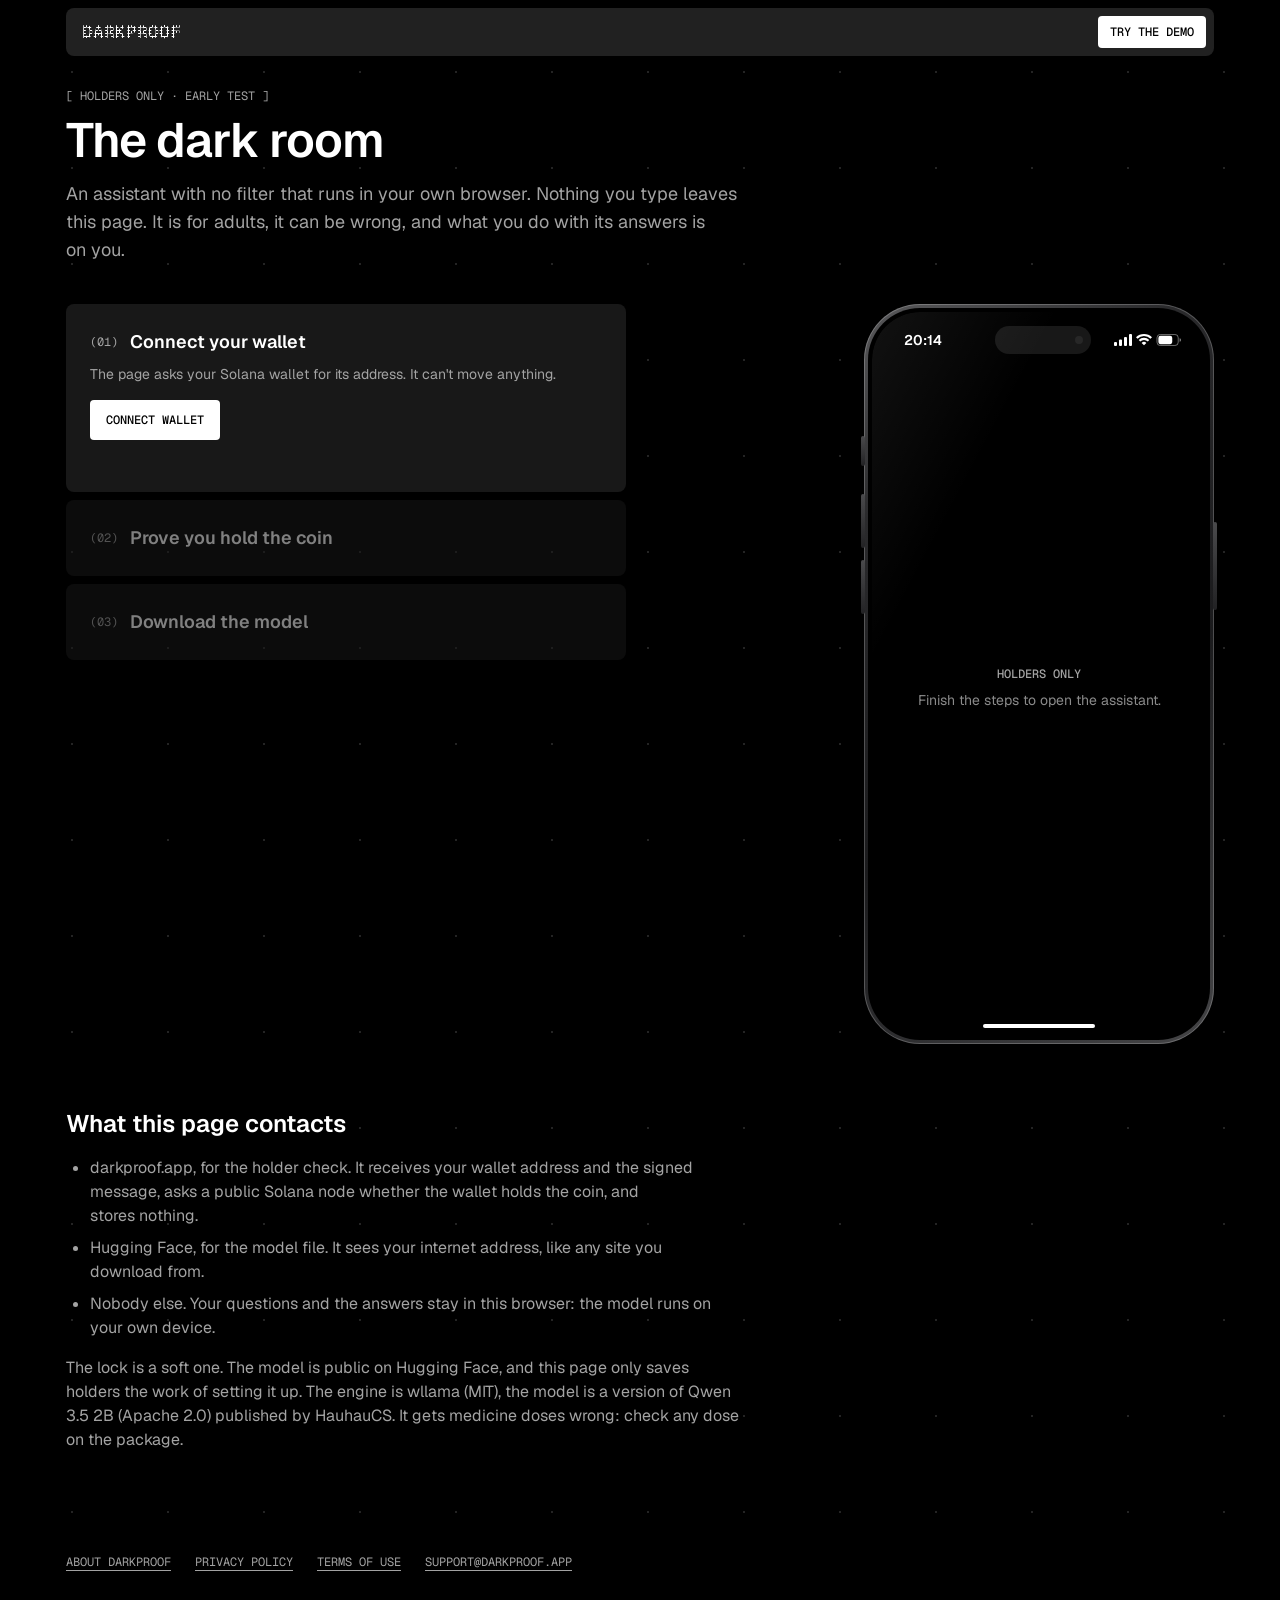
<file: site/darkroom.html>
<!doctype html>
<html lang="en">
<head>
<meta charset="utf-8">
<meta name="viewport" content="width=device-width, initial-scale=1">
<!-- This page may run WebAssembly (the AI engine, served from this site) and may reach three places: this site (the
     holder check), huggingface.co and its file servers under hf.co (the model). Nothing typed here is sent anywhere. -->
<meta http-equiv="Content-Security-Policy" content="default-src 'none'; script-src 'self' 'wasm-unsafe-eval'; worker-src 'self' blob:; style-src 'self'; img-src 'self'; font-src 'self'; connect-src 'self' https://huggingface.co https://*.hf.co; base-uri 'none'; form-action 'none'">
<meta name="referrer" content="no-referrer">
<meta name="robots" content="noindex">
<title>The dark room | DarkProof</title>
<meta name="description" content="For holders: an assistant with no filter that runs in your own browser.">
<link rel="icon" href="favicon-dark.png?v=3" type="image/png" sizes="96x96" media="(prefers-color-scheme: dark)">
<link rel="icon" href="favicon.png?v=3" type="image/png" sizes="96x96" media="(prefers-color-scheme: light)">
<link rel="icon" href="favicon.svg?v=3" type="image/svg+xml" media="(prefers-color-scheme: light)">
<link rel="apple-touch-icon" href="logo.png">
<link rel="stylesheet" href="style.css">
<link rel="stylesheet" href="demo.css">
<link rel="stylesheet" href="darkroom.css">
<script src="darkroom.js" defer></script>
</head>
<body>
<!-- Icons copied from the home page's sprite (Phosphor, MIT, and our own system icons). -->
<svg class="sprite" aria-hidden="true">
<symbol id="i-arrow-up-bold" viewBox="0 0 256 256"><path d="M208.49,120.49a12,12,0,0,1-17,0L140,69V216a12,12,0,0,1-24,0V69L64.49,120.49a12,12,0,0,1-17-17l72-72a12,12,0,0,1,17,0l72,72A12,12,0,0,1,208.49,120.49Z"/></symbol>
<symbol id="i-arrow-counter-clockwise-bold" viewBox="0 0 256 256"><path d="M228,128a100,100,0,0,1-98.66,100H128a99.39,99.39,0,0,1-68.62-27.29,12,12,0,0,1,16.48-17.45,76,76,0,1,0-1.57-109c-.13.13-.25.25-.39.37L54.89,92H72a12,12,0,0,1,0,24H24a12,12,0,0,1-12-12V56a12,12,0,0,1,24,0V76.72L57.48,57.06A100,100,0,0,1,228,128Z"/></symbol>
<symbol id="i-check-bold" viewBox="0 0 256 256"><path d="M232.49,80.49l-128,128a12,12,0,0,1-17,0l-56-56a12,12,0,1,1,17-17L96,183,215.51,63.51a12,12,0,0,1,17,17Z"/></symbol>
<symbol id="i-sys-signal" viewBox="0 0 18 12"><rect y="8" width="3" height="4" rx="1"/><rect x="5" y="5.5" width="3" height="6.5" rx="1"/><rect x="10" y="3" width="3" height="9" rx="1"/><rect x="15" width="3" height="12" rx="1"/></symbol>
<symbol id="i-sys-wifi" viewBox="0 0 16 12"><path d="M0.01 3.31A11.3 11.3 0 0 1 15.99 3.31L14.505 4.795A9.2 9.2 0 0 0 1.495 4.795Z"/><path d="M2.697 5.997A7.5 7.5 0 0 1 13.303 5.997L11.818 7.482A5.4 5.4 0 0 0 4.182 7.482Z"/><path d="M8 11.3L5.596 8.896A3.4 3.4 0 0 1 10.404 8.896Z"/></symbol>
<symbol id="i-sys-battery-75" viewBox="0 0 27 13"><rect x="0.5" y="0.5" width="23" height="12" rx="3.6" fill="none" stroke="currentColor" stroke-opacity="0.45"/><rect x="2" y="2" width="15" height="9" rx="2.2"/><path d="M25 4.5C26.2 4.9 26.5 5.8 26.5 6.5C26.5 7.2 26.2 8.1 25 8.5Z" fill-opacity="0.5"/></symbol>
</svg>
<a class="skip" href="#main">Skip to content</a>
<div class="wrap wide">
<header class="site">
  <a class="home" href="./"><span class="dots">DarkProof</span></a>
  <a class="act act-light act-sm" href="./#stage">Try the demo</a>
</header>

<main id="main">
  <section class="dr-head" aria-labelledby="title">
    <p class="label">[ Holders only · early test ]</p>
    <h1 id="title">The dark room</h1>
    <p class="lead">An assistant with no filter that runs in your own browser. Nothing you type leaves this page. It
    is for adults, it can be wrong, and what you do with its answers is on you.</p>
  </section>

  <section class="room" aria-label="Steps and assistant">
    <ol class="gate" id="gate">
      <li id="g-wallet" data-on="now">
        <div class="gate-top"><h2>Connect your wallet</h2><svg class="gate-tick" aria-hidden="true"><use href="#i-check-bold"></use></svg></div>
        <div class="gate-body">
          <p>The page asks your Solana wallet for its address. It can't move anything.</p>
          <div class="buttons"><button class="button primary" id="b-connect" type="button">Connect wallet</button></div>
          <p class="say" id="say-wallet" role="status" aria-live="polite"></p>
        </div>
      </li>
      <li id="g-proof" data-on="wait">
        <div class="gate-top"><h2>Prove you hold the coin</h2><svg class="gate-tick" aria-hidden="true"><use href="#i-check-bold"></use></svg></div>
        <div class="gate-body" hidden>
          <p>Your wallet signs a short message. It is not a transaction and costs nothing. darkproof.app checks the
          signature and whether the wallet holds any of the coin, then forgets it.</p>
          <div class="buttons"><button class="button primary" id="b-sign" type="button">Sign the message</button></div>
          <p class="say" id="say-proof" role="status" aria-live="polite"></p>
        </div>
      </li>
      <li id="g-model" data-on="wait">
        <div class="gate-top"><h2>Download the model</h2><svg class="gate-tick" aria-hidden="true"><use href="#i-check-bold"></use></svg></div>
        <div class="gate-body" hidden>
          <p>The model comes straight from Hugging Face and stays in this browser, so the next visit starts at once.</p>
          <div class="pick" id="pick">
            <button type="button" data-model="large"><b>Download the model</b><span class="why">Qwen 3.5 2B. Best on a computer; many phones can't hold it.</span><span class="sz">1.27 GB</span></button>
          </div>
          <div class="bar" id="bar" hidden><span></span></div>
          <p class="say" id="say-model" role="status" aria-live="polite"></p>
        </div>
      </li>
    </ol>

    <div class="room-phone">
      <div class="phone-slot" id="dr-slot">
        <div class="phone" role="group" aria-label="The DarkProof assistant on a simulated iPhone">
          <span class="hw hw-action" aria-hidden="true"></span><span class="hw hw-up" aria-hidden="true"></span><span class="hw hw-down" aria-hidden="true"></span><span class="hw hw-power" aria-hidden="true"></span>
          <div class="phone-screen">
            <div class="sb" aria-hidden="true"><span id="dr-time">9:41</span><span class="island"></span><span class="sb-icons"><svg class="ic ic-sys-signal"><use href="#i-sys-signal"></use></svg><svg class="ic ic-sys-wifi"><use href="#i-sys-wifi"></use></svg><svg class="ic ic-sys-battery-75"><use href="#i-sys-battery-75"></use></svg></span></div>
            <div class="app">
              <div class="dr-lock" id="dr-lock"><b>Holders only</b><span>Finish the steps to open the assistant.</span></div>
              <div class="scr ask" id="dr-ask" hidden>
                <div class="ask-top"><div><h2 class="p-title">Ask</h2><p class="p-sub">Runs in this browser, with no filter. It can be wrong: double-check anything important.</p></div>
                  <button class="round" id="dr-new" type="button" aria-label="New conversation" disabled><svg class="ic" aria-hidden="true"><use href="#i-arrow-counter-clockwise-bold"></use></svg></button></div>
                <div class="msgs" id="dr-msgs" aria-live="polite"></div>
                <div class="composer"><input id="dr-draft" type="text" autocomplete="off" enterkeyhint="send" maxlength="500" aria-label="Ask a question" placeholder="Ask a question"><button class="send" id="dr-send" type="button" aria-label="Send"><svg class="ic" aria-hidden="true"><use href="#i-arrow-up-bold"></use></svg></button></div>
              </div>
            </div>
            <span class="home-ind" aria-hidden="true"></span>
            <span class="glass" aria-hidden="true"></span>
          </div>
        </div>
      </div>
    </div>
  </section>

  <section class="tells" aria-labelledby="tells-title">
    <h2 id="tells-title">What this page contacts</h2>
    <ul>
      <li>darkproof.app, for the holder check. It receives your wallet address and the signed message, asks a public
      Solana node whether the wallet holds the coin, and stores nothing.</li>
      <li>Hugging Face, for the model file. It sees your internet address, like any site you download from.</li>
      <li>Nobody else. Your questions and the answers stay in this browser: the model runs on your own device.</li>
    </ul>
    <p class="dim">The lock is a soft one. The model is public on Hugging Face, and this page only saves holders the
    work of setting it up. The engine is wllama (MIT), the model is a version of Qwen 3.5 2B (Apache 2.0) published by
    HauhauCS. It gets medicine doses wrong: check any dose on the package.</p>
    <noscript><p class="dim">This page needs JavaScript: the assistant is a program that runs in your browser.</p></noscript>
  </section>
</main>

<footer class="site">
  <nav aria-label="Footer">
    <a href="./">About DarkProof</a>
    <a href="privacy.html">Privacy policy</a>
    <a href="terms.html">Terms of use</a>
    <a href="mailto:support@darkproof.app">support@darkproof.app</a>
  </nav>
</footer>
</div>
</body>
</html>
</file>
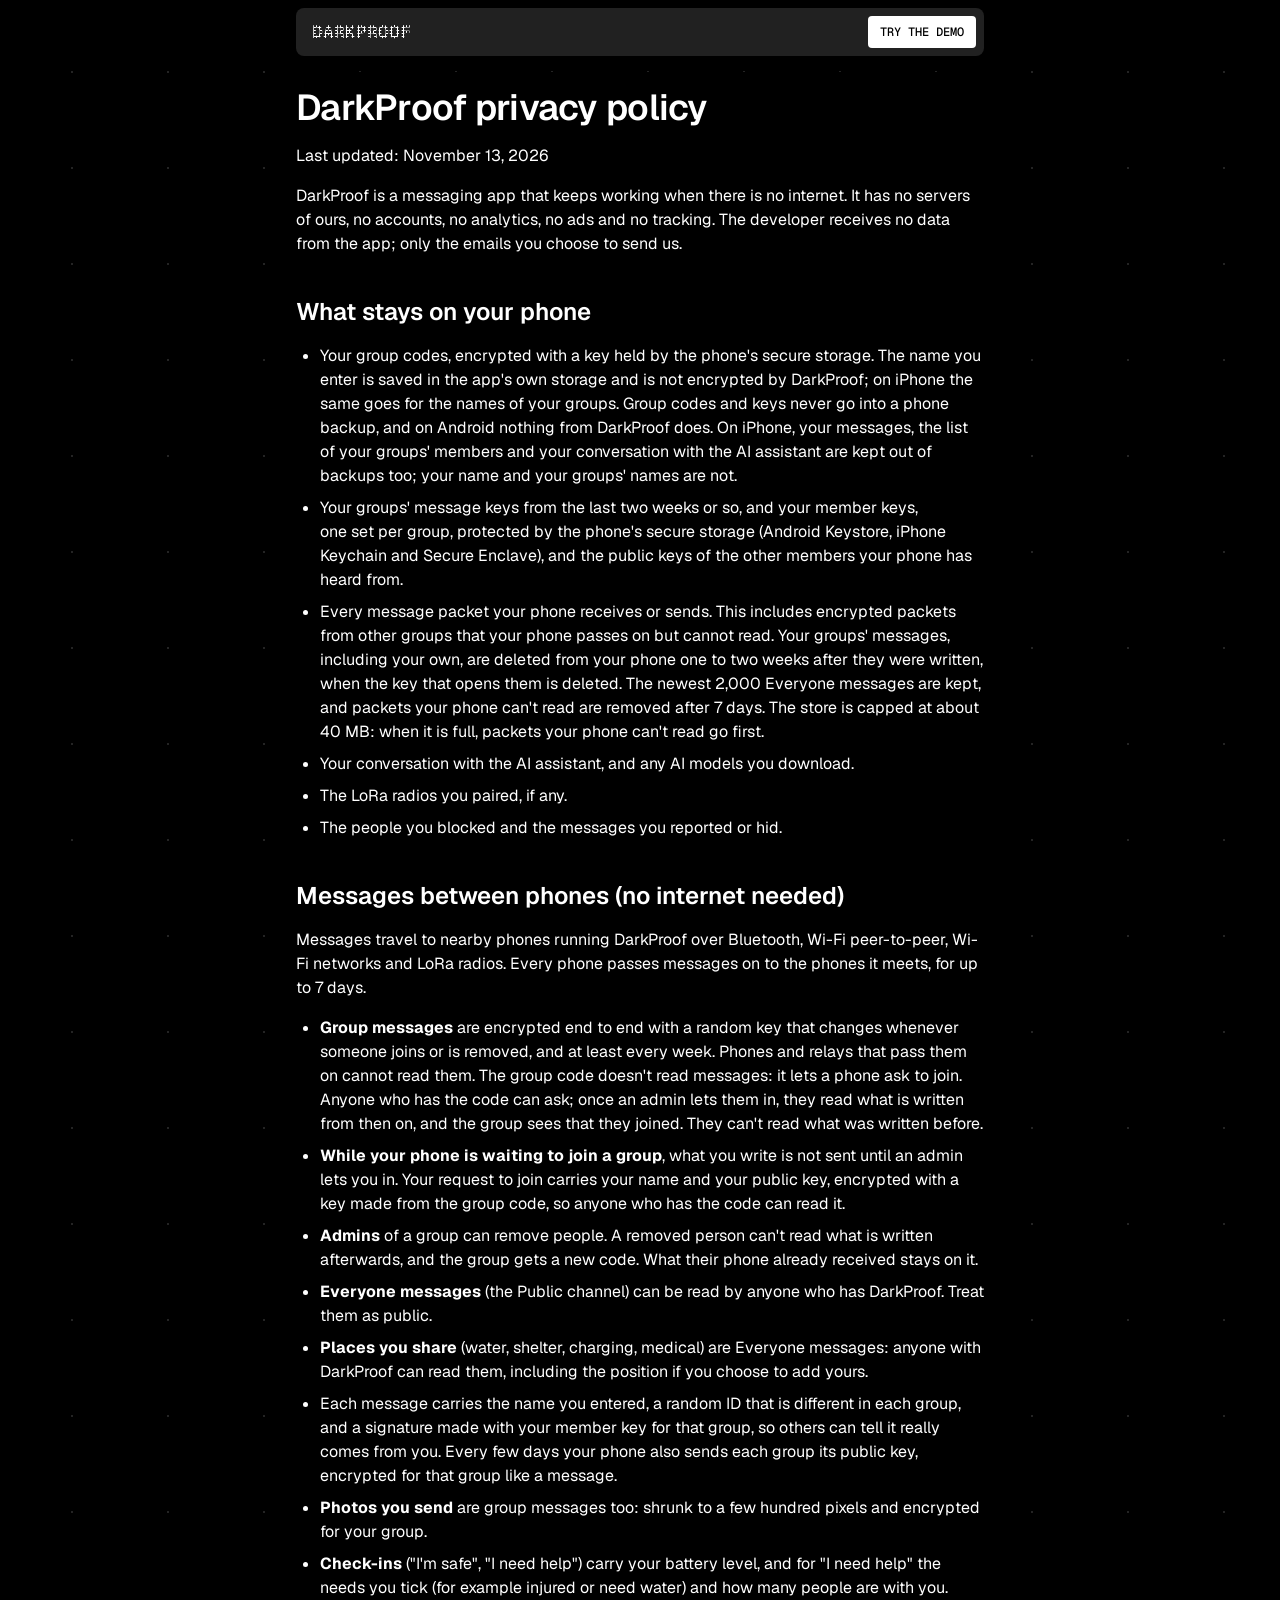
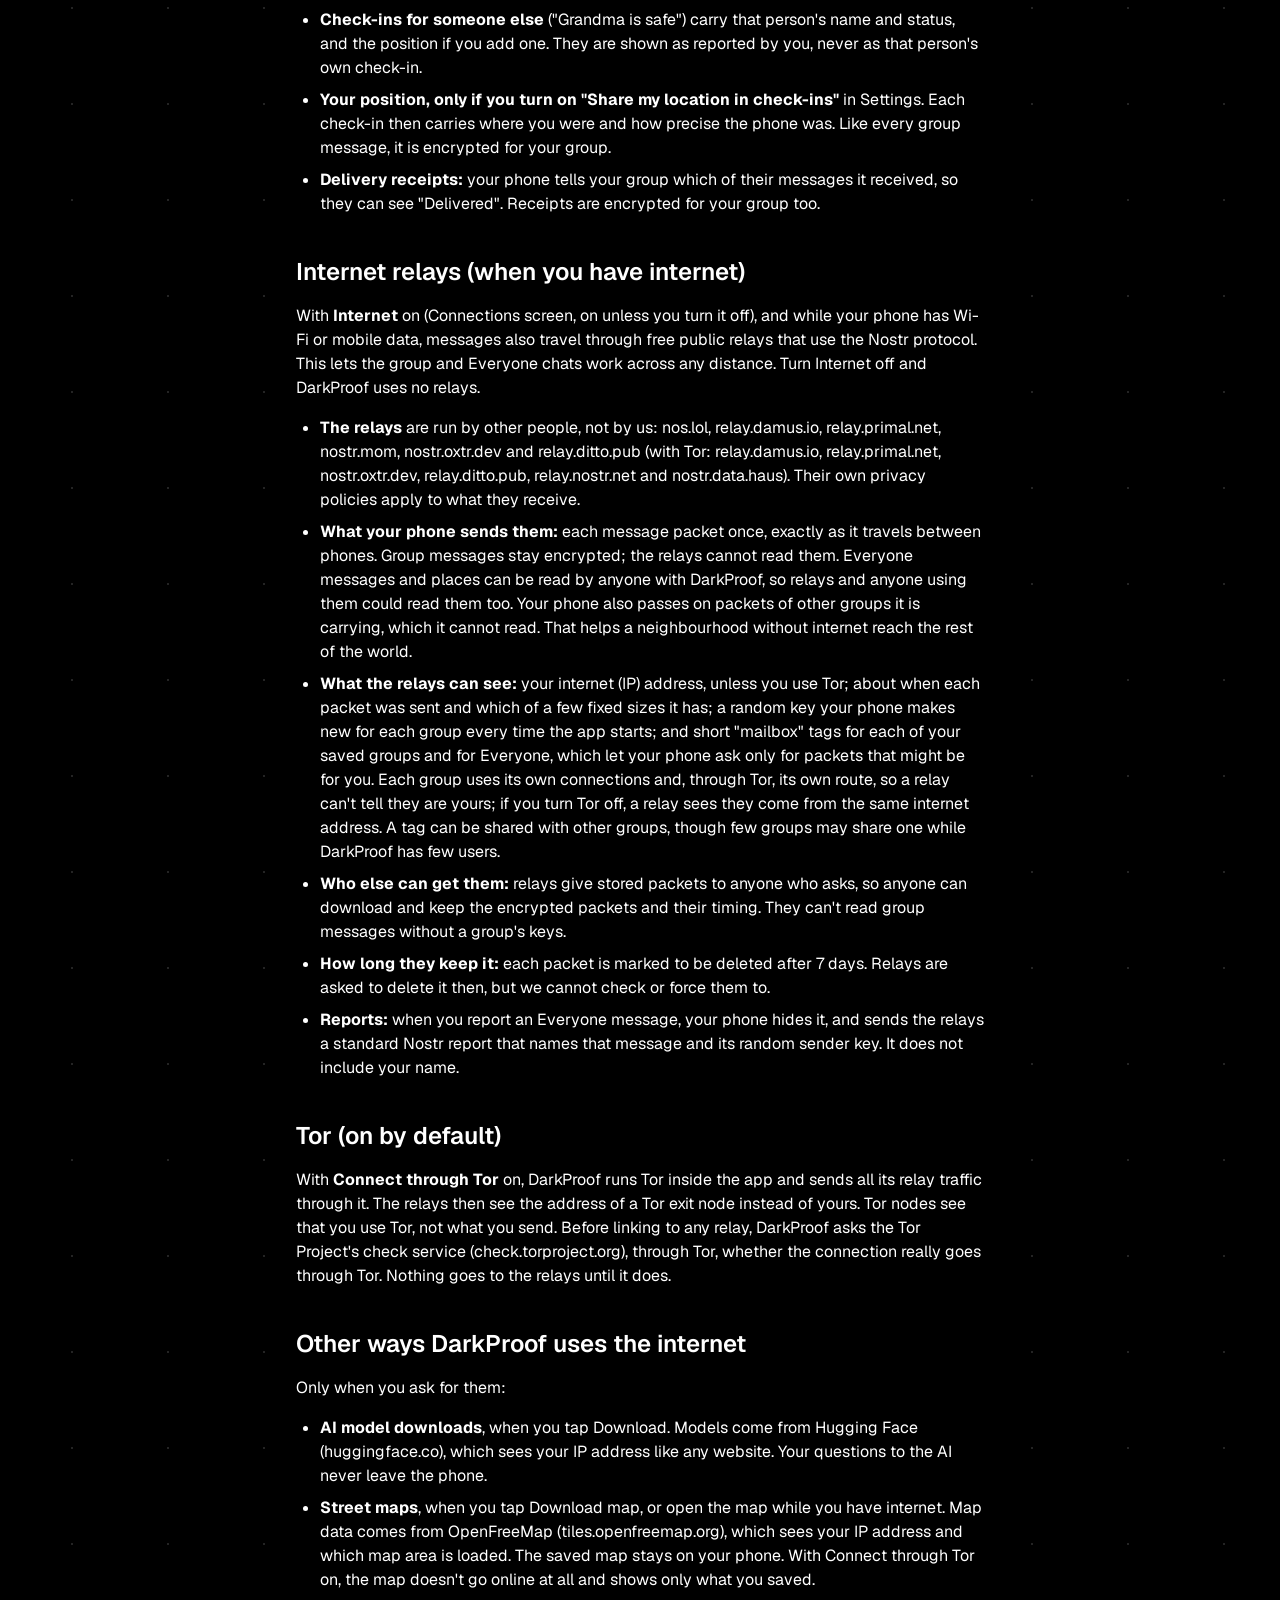
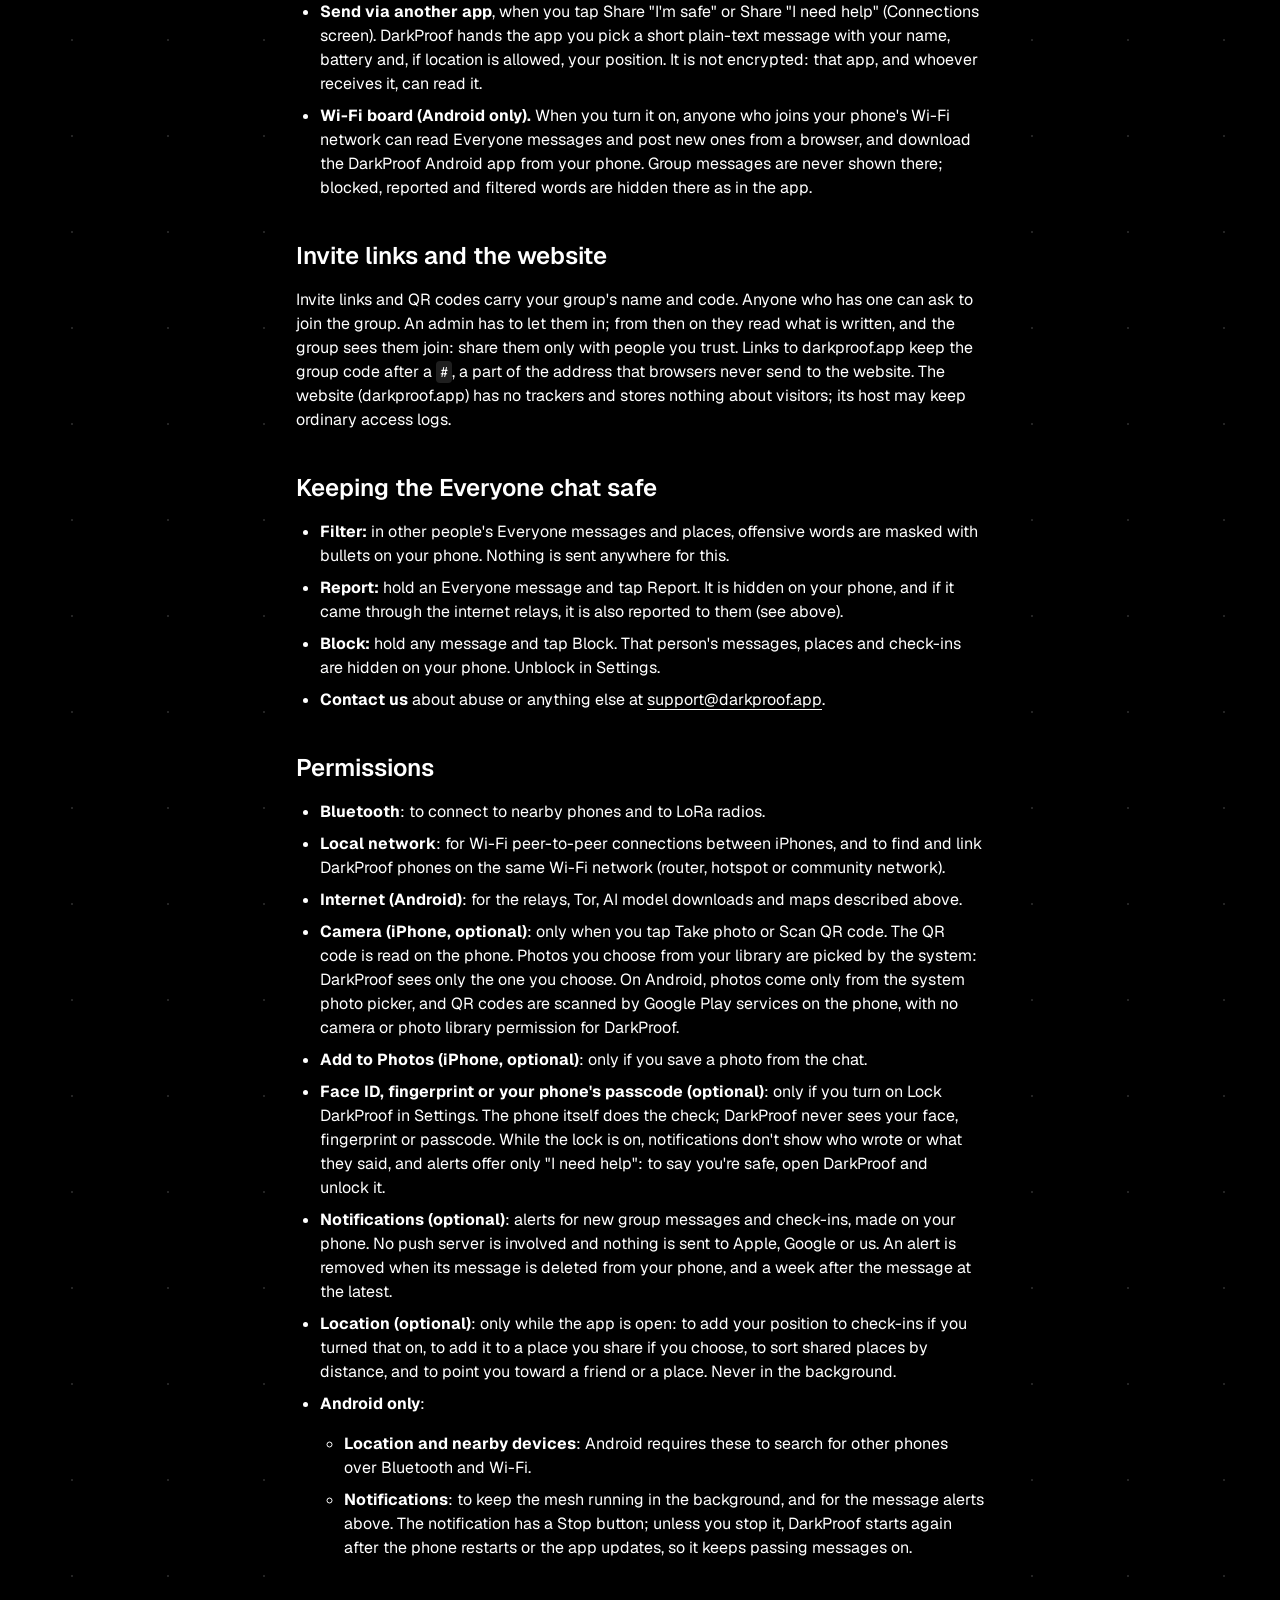
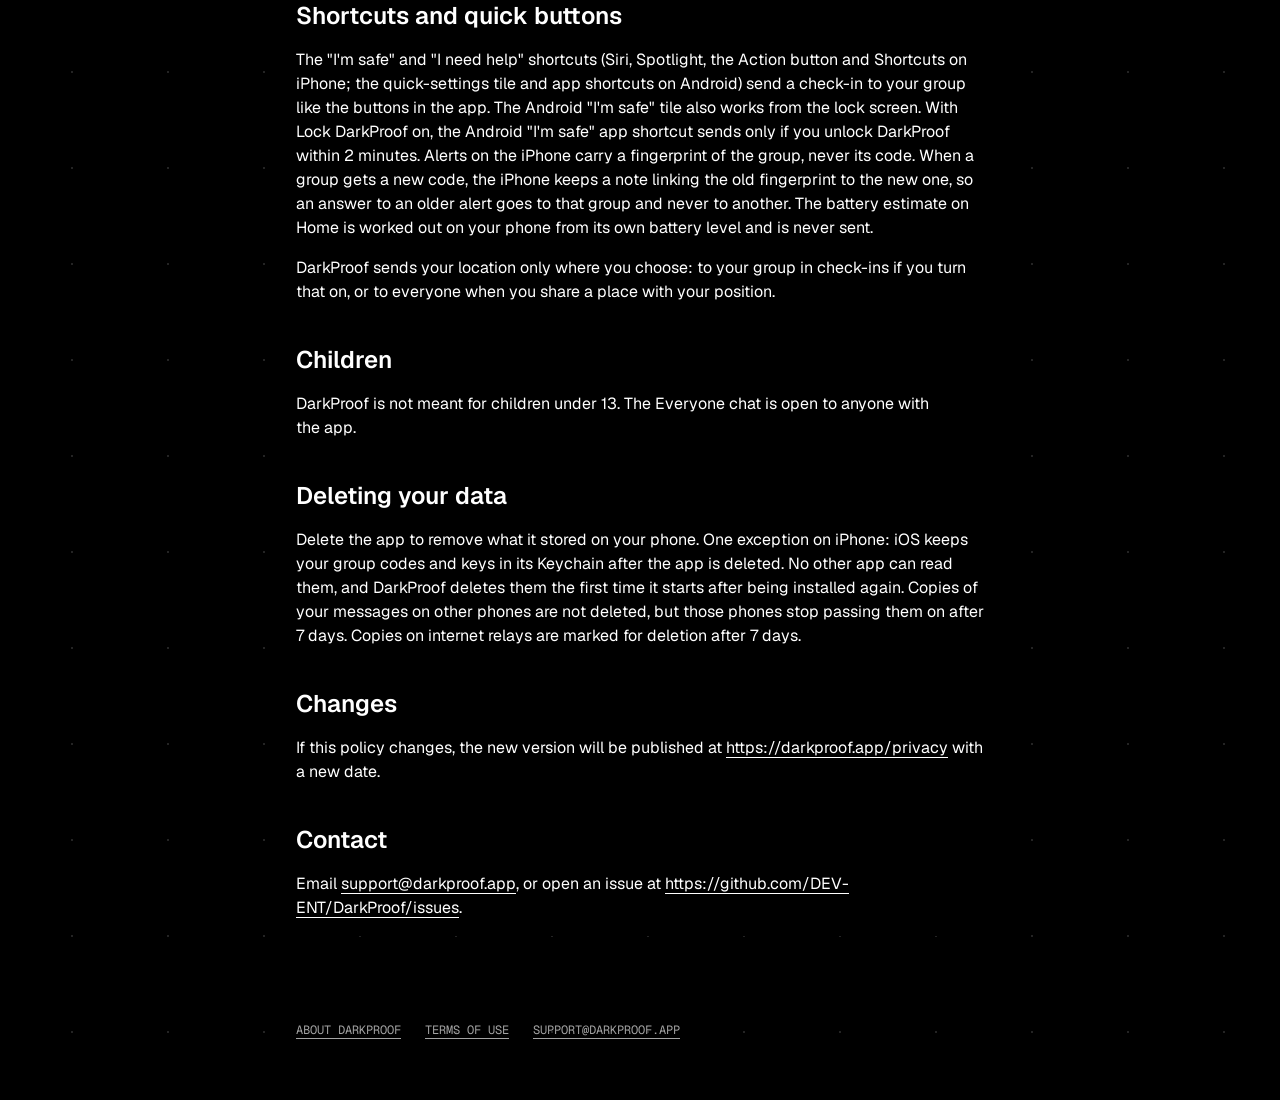
<file: site/privacy.html>
<!doctype html>
<html lang="en">
<head>
<meta charset="utf-8">
<meta name="viewport" content="width=device-width, initial-scale=1">
<meta http-equiv="Content-Security-Policy" content="default-src 'none'; style-src 'self'; img-src 'self'; font-src 'self'; base-uri 'none'; form-action 'none'">
<meta name="referrer" content="no-referrer">
<title>DarkProof privacy policy</title>
<meta name="description" content="What DarkProof keeps on your phone, what it sends, and to whom.">
<link rel="canonical" href="https://darkproof.app/privacy.html">
<meta property="og:type" content="article">
<meta property="og:url" content="https://darkproof.app/privacy.html">
<meta property="og:title" content="DarkProof privacy policy">
<meta property="og:description" content="What DarkProof keeps on your phone, what it sends, and to whom.">
<meta property="og:image" content="https://darkproof.app/og.png">
<meta name="twitter:card" content="summary_large_image">
<link rel="icon" href="favicon-dark.png?v=3" type="image/png" sizes="96x96" media="(prefers-color-scheme: dark)">
<link rel="icon" href="favicon.png?v=3" type="image/png" sizes="96x96" media="(prefers-color-scheme: light)">
<link rel="icon" href="favicon.svg?v=3" type="image/svg+xml" media="(prefers-color-scheme: light)">
<link rel="stylesheet" href="style.css">
</head>
<body>
<a class="skip" href="#main">Skip to content</a>
<div class="wrap">
<header class="site">
  <a class="home" href="./"><span class="dots">DarkProof</span></a>
  <a class="act act-light act-sm" href="./#stage">Try the demo</a>
</header>
<!-- Generated from PRIVACY.md by site/make-privacy.py. Edit PRIVACY.md, not this file. -->
<main id="main" class="doc">
<h1>DarkProof privacy policy</h1>
<p>Last updated: November 13, 2026</p>
<p>DarkProof is a messaging app that keeps working when there is no internet. It has no servers of ours, no accounts, no analytics, no ads and no tracking. The developer receives no data from the app; only the emails you choose to send us.</p>
<h2>What stays on your phone</h2>
<ul><li>
Your group codes, encrypted with a key held by the phone's secure storage. The name you enter is saved in the app's own storage and is not encrypted by DarkProof; on iPhone the same goes for the names of your groups. Group codes and keys never go into a phone backup, and on Android nothing from DarkProof does. On iPhone, your messages, the list of your groups' members and your conversation with the AI assistant are kept out of backups too; your name and your groups' names are not.
</li><li>
Your groups' message keys from the last two weeks or so, and your member keys, one set per group, protected by the phone's secure storage (Android Keystore, iPhone Keychain and Secure Enclave), and the public keys of the other members your phone has heard from.
</li><li>
Every message packet your phone receives or sends. This includes encrypted packets from other groups that your phone passes on but cannot read. Your groups' messages, including your own, are deleted from your phone one to two weeks after they were written, when the key that opens them is deleted. The newest 2,000 Everyone messages are kept, and packets your phone can't read are removed after 7 days. The store is capped at about 40 MB: when it is full, packets your phone can't read go first.
</li><li>
Your conversation with the AI assistant, and any AI models you download.
</li><li>
The LoRa radios you paired, if any.
</li><li>
The people you blocked and the messages you reported or hid.
</li></ul>
<h2>Messages between phones (no internet needed)</h2>
<p>Messages travel to nearby phones running DarkProof over Bluetooth, Wi-Fi peer-to-peer, Wi-Fi networks and LoRa radios. Every phone passes messages on to the phones it meets, for up to 7 days.</p>
<ul><li>
<strong>Group messages</strong> are encrypted end to end with a random key that changes whenever someone joins or is removed, and at least every week. Phones and relays that pass them on cannot read them. The group code doesn't read messages: it lets a phone ask to join. Anyone who has the code can ask; once an admin lets them in, they read what is written from then on, and the group sees that they joined. They can't read what was written before.
</li><li>
<strong>While your phone is waiting to join a group</strong>, what you write is not sent until an admin lets you in. Your request to join carries your name and your public key, encrypted with a key made from the group code, so anyone who has the code can read it.
</li><li>
<strong>Admins</strong> of a group can remove people. A removed person can't read what is written afterwards, and the group gets a new code. What their phone already received stays on it.
</li><li>
<strong>Everyone messages</strong> (the Public channel) can be read by anyone who has DarkProof. Treat them as public.
</li><li>
<strong>Places you share</strong> (water, shelter, charging, medical) are Everyone messages: anyone with DarkProof can read them, including the position if you choose to add yours.
</li><li>
Each message carries the name you entered, a random ID that is different in each group, and a signature made with your member key for that group, so others can tell it really comes from you. Every few days your phone also sends each group its public key, encrypted for that group like a message.
</li><li>
<strong>Photos you send</strong> are group messages too: shrunk to a few hundred pixels and encrypted for your group.
</li><li>
<strong>Check-ins</strong> ("I'm safe", "I need help") carry your battery level, and for "I need help" the needs you tick (for example injured or need water) and how many people are with you.
</li><li>
<strong>Check-ins for someone else</strong> ("Grandma is safe") carry that person's name and status, and the position if you add one. They are shown as reported by you, never as that person's own check-in.
</li><li>
<strong>Your position, only if you turn on "Share my location in check-ins"</strong> in Settings. Each check-in then carries where you were and how precise the phone was. Like every group message, it is encrypted for your group.
</li><li>
<strong>Delivery receipts:</strong> your phone tells your group which of their messages it received, so they can see "Delivered". Receipts are encrypted for your group too.
</li></ul>
<h2>Internet relays (when you have internet)</h2>
<p>With <strong>Internet</strong> on (Connections screen, on unless you turn it off), and while your phone has Wi-Fi or mobile data, messages also travel through free public relays that use the Nostr protocol. This lets the group and Everyone chats work across any distance. Turn Internet off and DarkProof uses no relays.</p>
<ul><li>
<strong>The relays</strong> are run by other people, not by us: nos.lol, relay.damus.io, relay.primal.net, nostr.mom, nostr.oxtr.dev and relay.ditto.pub (with Tor: relay.damus.io, relay.primal.net, nostr.oxtr.dev, relay.ditto.pub, relay.nostr.net and nostr.data.haus). Their own privacy policies apply to what they receive.
</li><li>
<strong>What your phone sends them:</strong> each message packet once, exactly as it travels between phones. Group messages stay encrypted; the relays cannot read them. Everyone messages and places can be read by anyone with DarkProof, so relays and anyone using them could read them too. Your phone also passes on packets of other groups it is carrying, which it cannot read. That helps a neighbourhood without internet reach the rest of the world.
</li><li>
<strong>What the relays can see:</strong> your internet (IP) address, unless you use Tor; about when each packet was sent and which of a few fixed sizes it has; a random key your phone makes new for each group every time the app starts; and short "mailbox" tags for each of your saved groups and for Everyone, which let your phone ask only for packets that might be for you. Each group uses its own connections and, through Tor, its own route, so a relay can't tell they are yours; if you turn Tor off, a relay sees they come from the same internet address. A tag can be shared with other groups, though few groups may share one while DarkProof has few users.
</li><li>
<strong>Who else can get them:</strong> relays give stored packets to anyone who asks, so anyone can download and keep the encrypted packets and their timing. They can't read group messages without a group's keys.
</li><li>
<strong>How long they keep it:</strong> each packet is marked to be deleted after 7 days. Relays are asked to delete it then, but we cannot check or force them to.
</li><li>
<strong>Reports:</strong> when you report an Everyone message, your phone hides it, and sends the relays a standard Nostr report that names that message and its random sender key. It does not include your name.
</li></ul>
<h2>Tor (on by default)</h2>
<p>With <strong>Connect through Tor</strong> on, DarkProof runs Tor inside the app and sends all its relay traffic through it. The relays then see the address of a Tor exit node instead of yours. Tor nodes see that you use Tor, not what you send. Before linking to any relay, DarkProof asks the Tor Project's check service (check.torproject.org), through Tor, whether the connection really goes through Tor. Nothing goes to the relays until it does.</p>
<h2>Other ways DarkProof uses the internet</h2>
<p>Only when you ask for them:</p>
<ul><li>
<strong>AI model downloads</strong>, when you tap Download. Models come from Hugging Face (huggingface.co), which sees your IP address like any website. Your questions to the AI never leave the phone.
</li><li>
<strong>Street maps</strong>, when you tap Download map, or open the map while you have internet. Map data comes from OpenFreeMap (tiles.openfreemap.org), which sees your IP address and which map area is loaded. The saved map stays on your phone. With Connect through Tor on, the map doesn't go online at all and shows only what you saved.
</li><li>
<strong>Send via another app</strong>, when you tap Share "I'm safe" or Share "I need help" (Connections screen). DarkProof hands the app you pick a short plain-text message with your name, battery and, if location is allowed, your position. It is not encrypted: that app, and whoever receives it, can read it.
</li><li>
<strong>Wi-Fi board (Android only).</strong> When you turn it on, anyone who joins your phone's Wi-Fi network can read Everyone messages and post new ones from a browser, and download the DarkProof Android app from your phone. Group messages are never shown there; blocked, reported and filtered words are hidden there as in the app.
</li></ul>
<h2>Invite links and the website</h2>
<p>Invite links and QR codes carry your group's name and code. Anyone who has one can ask to join the group. An admin has to let them in; from then on they read what is written, and the group sees them join: share them only with people you trust. Links to darkproof.app keep the group code after a <code>#</code>, a part of the address that browsers never send to the website. The website (darkproof.app) has no trackers and stores nothing about visitors; its host may keep ordinary access logs.</p>
<h2>Keeping the Everyone chat safe</h2>
<ul><li>
<strong>Filter:</strong> in other people's Everyone messages and places, offensive words are masked with bullets on your phone. Nothing is sent anywhere for this.
</li><li>
<strong>Report:</strong> hold an Everyone message and tap Report. It is hidden on your phone, and if it came through the internet relays, it is also reported to them (see above).
</li><li>
<strong>Block:</strong> hold any message and tap Block. That person's messages, places and check-ins are hidden on your phone. Unblock in Settings.
</li><li>
<strong>Contact us</strong> about abuse or anything else at <a href="mailto:support@darkproof.app">support@darkproof.app</a>.
</li></ul>
<h2>Permissions</h2>
<ul><li>
<strong>Bluetooth</strong>: to connect to nearby phones and to LoRa radios.
</li><li>
<strong>Local network</strong>: for Wi-Fi peer-to-peer connections between iPhones, and to find and link DarkProof phones on the same Wi-Fi network (router, hotspot or community network).
</li><li>
<strong>Internet (Android)</strong>: for the relays, Tor, AI model downloads and maps described above.
</li><li>
<strong>Camera (iPhone, optional)</strong>: only when you tap Take photo or Scan QR code. The QR code is read on the phone. Photos you choose from your library are picked by the system: DarkProof sees only the one you choose. On Android, photos come only from the system photo picker, and QR codes are scanned by Google Play services on the phone, with no camera or photo library permission for DarkProof.
</li><li>
<strong>Add to Photos (iPhone, optional)</strong>: only if you save a photo from the chat.
</li><li>
<strong>Face ID, fingerprint or your phone's passcode (optional)</strong>: only if you turn on Lock DarkProof in Settings. The phone itself does the check; DarkProof never sees your face, fingerprint or passcode. While the lock is on, notifications don't show who wrote or what they said, and alerts offer only "I need help": to say you're safe, open DarkProof and unlock it.
</li><li>
<strong>Notifications (optional)</strong>: alerts for new group messages and check-ins, made on your phone. No push server is involved and nothing is sent to Apple, Google or us. An alert is removed when its message is deleted from your phone, and a week after the message at the latest.
</li><li>
<strong>Location (optional)</strong>: only while the app is open: to add your position to check-ins if you turned that on, to add it to a place you share if you choose, to sort shared places by distance, and to point you toward a friend or a place. Never in the background.
</li><li>
<strong>Android only</strong>:
<ul><li>
<strong>Location and nearby devices</strong>: Android requires these to search for other phones over Bluetooth and Wi-Fi.
</li><li>
<strong>Notifications</strong>: to keep the mesh running in the background, and for the message alerts above. The notification has a Stop button; unless you stop it, DarkProof starts again after the phone restarts or the app updates, so it keeps passing messages on.
</li></ul>
</li></ul>
<h2>Shortcuts and quick buttons</h2>
<p>The "I'm safe" and "I need help" shortcuts (Siri, Spotlight, the Action button and Shortcuts on iPhone; the quick-settings tile and app shortcuts on Android) send a check-in to your group like the buttons in the app. The Android "I'm safe" tile also works from the lock screen. With Lock DarkProof on, the Android "I'm safe" app shortcut sends only if you unlock DarkProof within 2 minutes. Alerts on the iPhone carry a fingerprint of the group, never its code. When a group gets a new code, the iPhone keeps a note linking the old fingerprint to the new one, so an answer to an older alert goes to that group and never to another. The battery estimate on Home is worked out on your phone from its own battery level and is never sent.</p>
<p>DarkProof sends your location only where you choose: to your group in check-ins if you turn that on, or to everyone when you share a place with your position.</p>
<h2>Children</h2>
<p>DarkProof is not meant for children under 13. The Everyone chat is open to anyone with the app.</p>
<h2>Deleting your data</h2>
<p>Delete the app to remove what it stored on your phone. One exception on iPhone: iOS keeps your group codes and keys in its Keychain after the app is deleted. No other app can read them, and DarkProof deletes them the first time it starts after being installed again. Copies of your messages on other phones are not deleted, but those phones stop passing them on after 7 days. Copies on internet relays are marked for deletion after 7 days.</p>
<h2>Changes</h2>
<p>If this policy changes, the new version will be published at <a href="https://darkproof.app/privacy" rel="noopener">https://darkproof.app/privacy</a> with a new date.</p>
<h2>Contact</h2>
<p>Email <a href="mailto:support@darkproof.app">support@darkproof.app</a>, or open an issue at <a href="https://github.com/DEV-ENT/DarkProof/issues" rel="noopener">https://github.com/DEV-ENT/DarkProof/issues</a>.</p>
</main>
<footer class="site">
  <nav aria-label="Footer">
    <a href="./">About DarkProof</a>
    <a href="terms.html">Terms of use</a>
    <a href="mailto:support@darkproof.app">support@darkproof.app</a>
  </nav>
</footer>
</div>
</body>
</html>
</file>
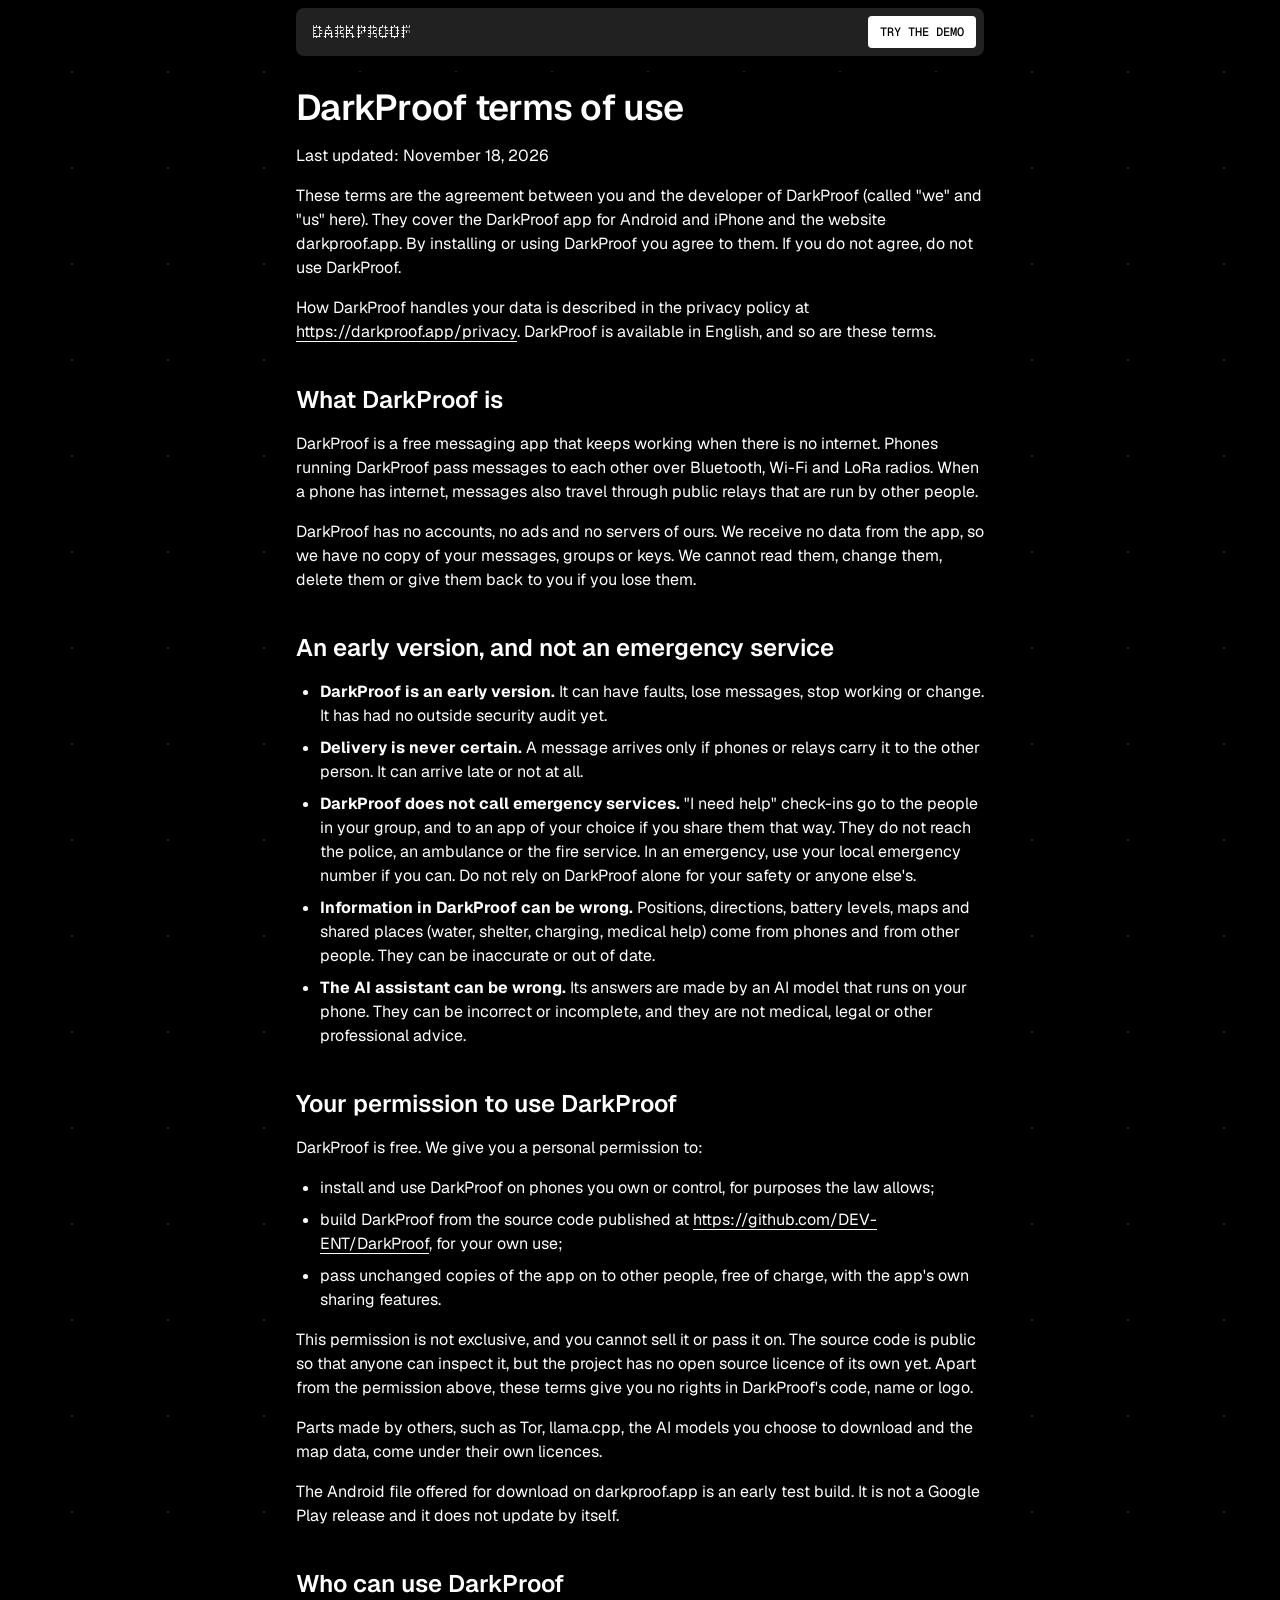
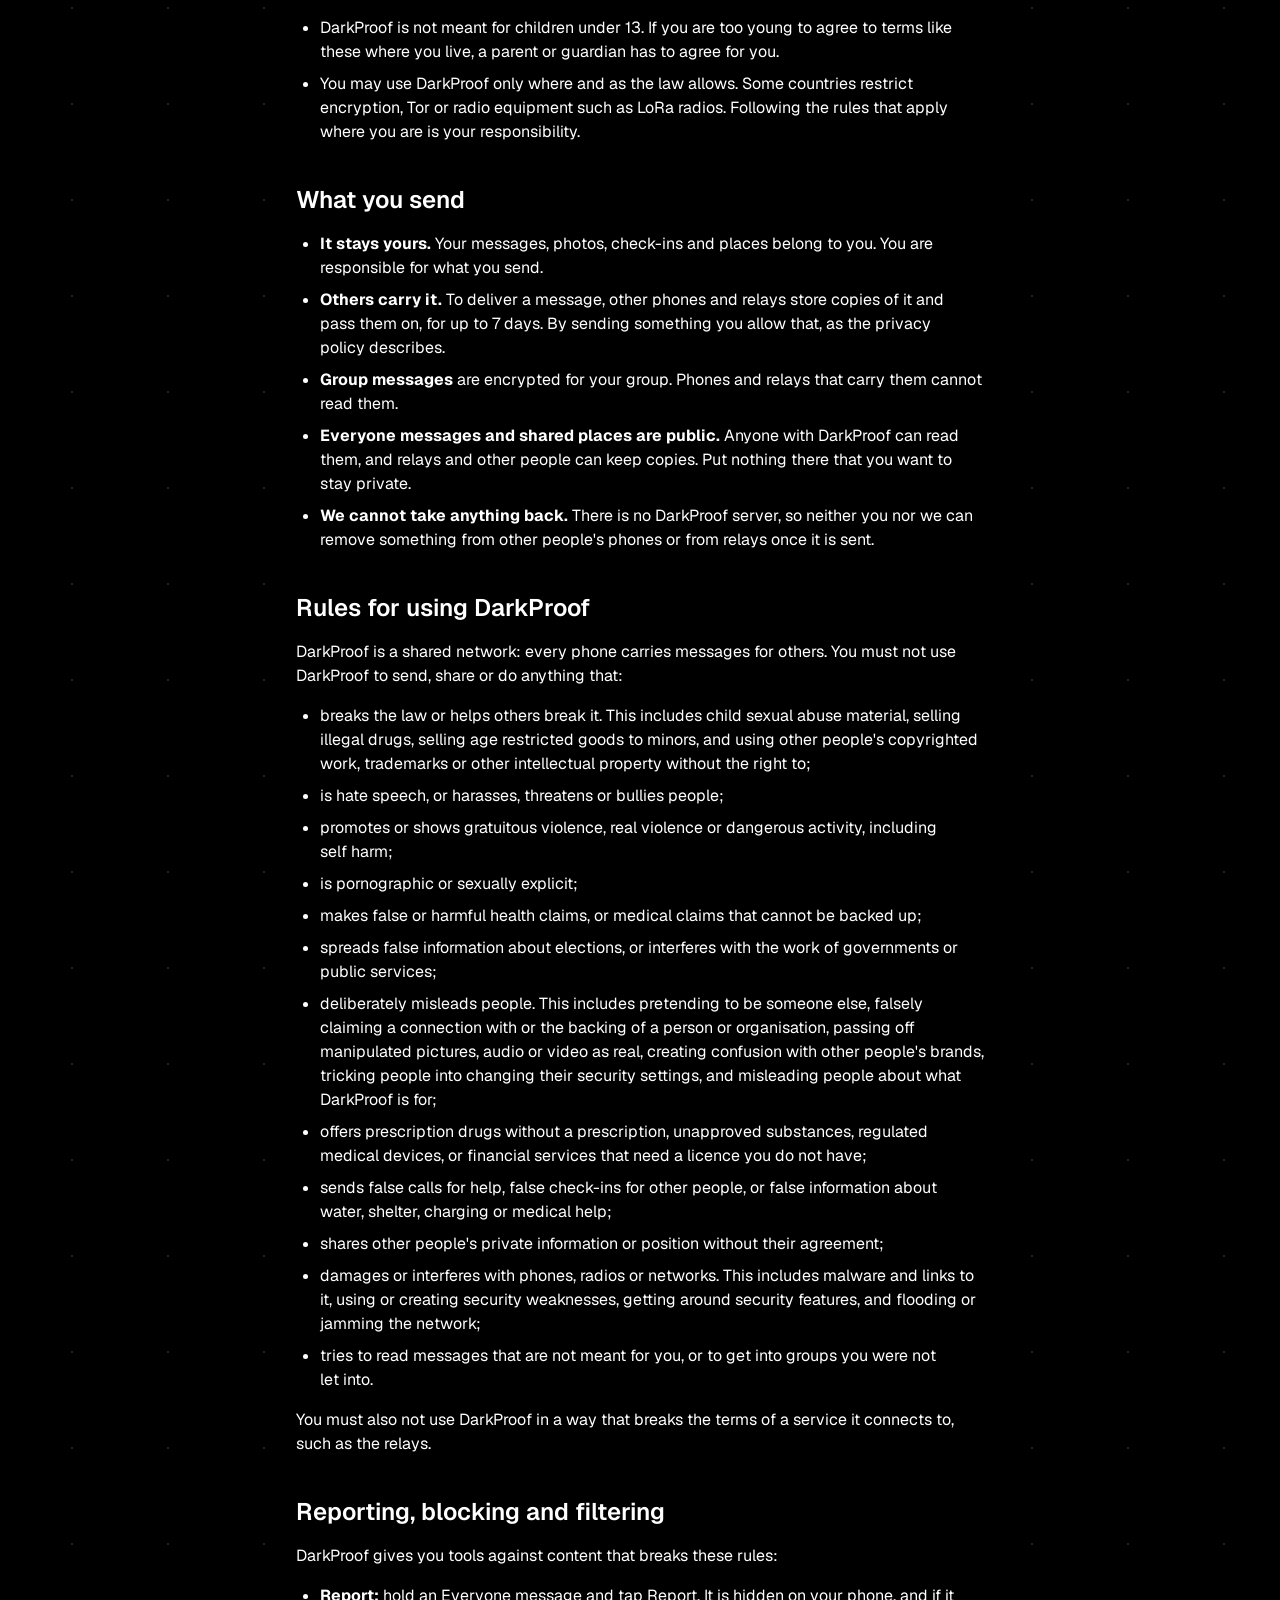
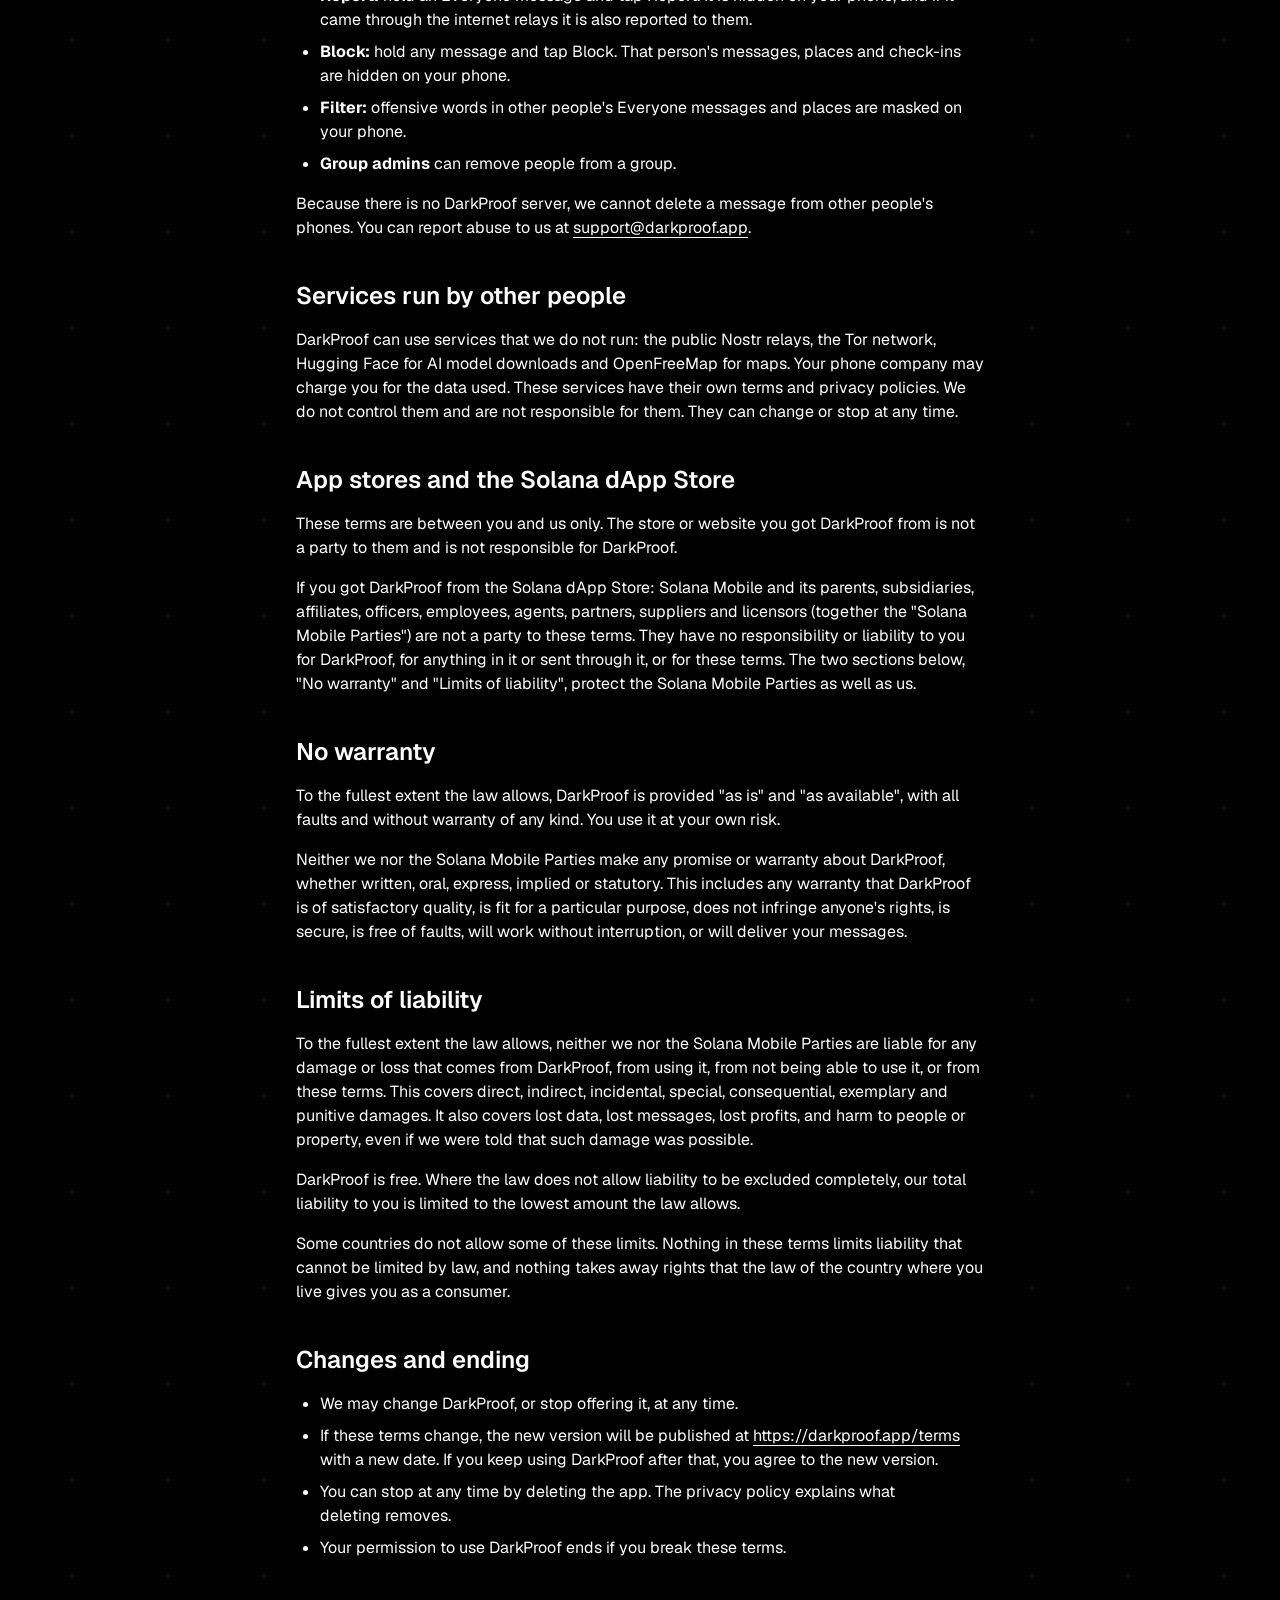
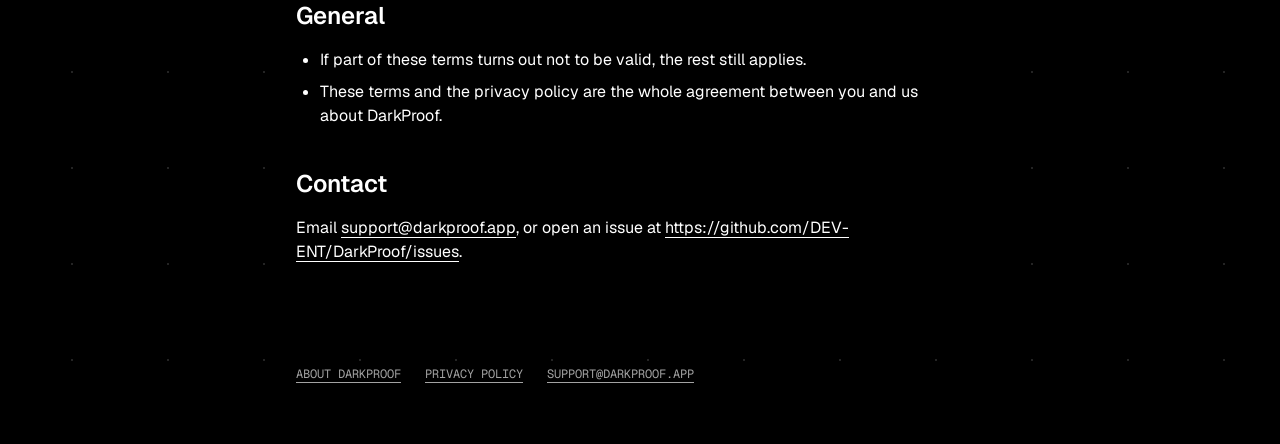
<file: site/terms.html>
<!doctype html>
<html lang="en">
<head>
<meta charset="utf-8">
<meta name="viewport" content="width=device-width, initial-scale=1">
<meta http-equiv="Content-Security-Policy" content="default-src 'none'; style-src 'self'; img-src 'self'; font-src 'self'; base-uri 'none'; form-action 'none'">
<meta name="referrer" content="no-referrer">
<title>DarkProof terms of use</title>
<meta name="description" content="The terms for using the DarkProof app and website: what it is, the rules for using it, and its limits.">
<link rel="canonical" href="https://darkproof.app/terms.html">
<meta property="og:type" content="article">
<meta property="og:url" content="https://darkproof.app/terms.html">
<meta property="og:title" content="DarkProof terms of use">
<meta property="og:description" content="The terms for using the DarkProof app and website: what it is, the rules for using it, and its limits.">
<meta property="og:image" content="https://darkproof.app/og.png">
<meta name="twitter:card" content="summary_large_image">
<link rel="icon" href="favicon-dark.png?v=3" type="image/png" sizes="96x96" media="(prefers-color-scheme: dark)">
<link rel="icon" href="favicon.png?v=3" type="image/png" sizes="96x96" media="(prefers-color-scheme: light)">
<link rel="icon" href="favicon.svg?v=3" type="image/svg+xml" media="(prefers-color-scheme: light)">
<link rel="stylesheet" href="style.css">
</head>
<body>
<a class="skip" href="#main">Skip to content</a>
<div class="wrap">
<header class="site">
  <a class="home" href="./"><span class="dots">DarkProof</span></a>
  <a class="act act-light act-sm" href="./#stage">Try the demo</a>
</header>
<!-- Generated from TERMS.md by site/make-privacy.py. Edit TERMS.md, not this file. -->
<main id="main" class="doc">
<h1>DarkProof terms of use</h1>
<p>Last updated: November 18, 2026</p>
<p>These terms are the agreement between you and the developer of DarkProof (called "we" and "us" here). They cover the DarkProof app for Android and iPhone and the website darkproof.app. By installing or using DarkProof you agree to them. If you do not agree, do not use DarkProof.</p>
<p>How DarkProof handles your data is described in the privacy policy at <a href="https://darkproof.app/privacy" rel="noopener">https://darkproof.app/privacy</a>. DarkProof is available in English, and so are these terms.</p>
<h2>What DarkProof is</h2>
<p>DarkProof is a free messaging app that keeps working when there is no internet. Phones running DarkProof pass messages to each other over Bluetooth, Wi-Fi and LoRa radios. When a phone has internet, messages also travel through public relays that are run by other people.</p>
<p>DarkProof has no accounts, no ads and no servers of ours. We receive no data from the app, so we have no copy of your messages, groups or keys. We cannot read them, change them, delete them or give them back to you if you lose them.</p>
<h2>An early version, and not an emergency service</h2>
<ul><li>
<strong>DarkProof is an early version.</strong> It can have faults, lose messages, stop working or change. It has had no outside security audit yet.
</li><li>
<strong>Delivery is never certain.</strong> A message arrives only if phones or relays carry it to the other person. It can arrive late or not at all.
</li><li>
<strong>DarkProof does not call emergency services.</strong> "I need help" check-ins go to the people in your group, and to an app of your choice if you share them that way. They do not reach the police, an ambulance or the fire service. In an emergency, use your local emergency number if you can. Do not rely on DarkProof alone for your safety or anyone else's.
</li><li>
<strong>Information in DarkProof can be wrong.</strong> Positions, directions, battery levels, maps and shared places (water, shelter, charging, medical help) come from phones and from other people. They can be inaccurate or out of date.
</li><li>
<strong>The AI assistant can be wrong.</strong> Its answers are made by an AI model that runs on your phone. They can be incorrect or incomplete, and they are not medical, legal or other professional advice.
</li></ul>
<h2>Your permission to use DarkProof</h2>
<p>DarkProof is free. We give you a personal permission to:</p>
<ul><li>
install and use DarkProof on phones you own or control, for purposes the law allows;
</li><li>
build DarkProof from the source code published at <a href="https://github.com/DEV-ENT/DarkProof" rel="noopener">https://github.com/DEV-ENT/DarkProof</a>, for your own use;
</li><li>
pass unchanged copies of the app on to other people, free of charge, with the app's own sharing features.
</li></ul>
<p>This permission is not exclusive, and you cannot sell it or pass it on. The source code is public so that anyone can inspect it, but the project has no open source licence of its own yet. Apart from the permission above, these terms give you no rights in DarkProof's code, name or logo.</p>
<p>Parts made by others, such as Tor, llama.cpp, the AI models you choose to download and the map data, come under their own licences.</p>
<p>The Android file offered for download on darkproof.app is an early test build. It is not a Google Play release and it does not update by itself.</p>
<h2>Who can use DarkProof</h2>
<ul><li>
DarkProof is not meant for children under 13. If you are too young to agree to terms like these where you live, a parent or guardian has to agree for you.
</li><li>
You may use DarkProof only where and as the law allows. Some countries restrict encryption, Tor or radio equipment such as LoRa radios. Following the rules that apply where you are is your responsibility.
</li></ul>
<h2>What you send</h2>
<ul><li>
<strong>It stays yours.</strong> Your messages, photos, check-ins and places belong to you. You are responsible for what you send.
</li><li>
<strong>Others carry it.</strong> To deliver a message, other phones and relays store copies of it and pass them on, for up to 7 days. By sending something you allow that, as the privacy policy describes.
</li><li>
<strong>Group messages</strong> are encrypted for your group. Phones and relays that carry them cannot read them.
</li><li>
<strong>Everyone messages and shared places are public.</strong> Anyone with DarkProof can read them, and relays and other people can keep copies. Put nothing there that you want to stay private.
</li><li>
<strong>We cannot take anything back.</strong> There is no DarkProof server, so neither you nor we can remove something from other people's phones or from relays once it is sent.
</li></ul>
<h2>Rules for using DarkProof</h2>
<p>DarkProof is a shared network: every phone carries messages for others. You must not use DarkProof to send, share or do anything that:</p>
<ul><li>
breaks the law or helps others break it. This includes child sexual abuse material, selling illegal drugs, selling age restricted goods to minors, and using other people's copyrighted work, trademarks or other intellectual property without the right to;
</li><li>
is hate speech, or harasses, threatens or bullies people;
</li><li>
promotes or shows gratuitous violence, real violence or dangerous activity, including self harm;
</li><li>
is pornographic or sexually explicit;
</li><li>
makes false or harmful health claims, or medical claims that cannot be backed up;
</li><li>
spreads false information about elections, or interferes with the work of governments or public services;
</li><li>
deliberately misleads people. This includes pretending to be someone else, falsely claiming a connection with or the backing of a person or organisation, passing off manipulated pictures, audio or video as real, creating confusion with other people's brands, tricking people into changing their security settings, and misleading people about what DarkProof is for;
</li><li>
offers prescription drugs without a prescription, unapproved substances, regulated medical devices, or financial services that need a licence you do not have;
</li><li>
sends false calls for help, false check-ins for other people, or false information about water, shelter, charging or medical help;
</li><li>
shares other people's private information or position without their agreement;
</li><li>
damages or interferes with phones, radios or networks. This includes malware and links to it, using or creating security weaknesses, getting around security features, and flooding or jamming the network;
</li><li>
tries to read messages that are not meant for you, or to get into groups you were not let into.
</li></ul>
<p>You must also not use DarkProof in a way that breaks the terms of a service it connects to, such as the relays.</p>
<h2>Reporting, blocking and filtering</h2>
<p>DarkProof gives you tools against content that breaks these rules:</p>
<ul><li>
<strong>Report:</strong> hold an Everyone message and tap Report. It is hidden on your phone, and if it came through the internet relays it is also reported to them.
</li><li>
<strong>Block:</strong> hold any message and tap Block. That person's messages, places and check-ins are hidden on your phone.
</li><li>
<strong>Filter:</strong> offensive words in other people's Everyone messages and places are masked on your phone.
</li><li>
<strong>Group admins</strong> can remove people from a group.
</li></ul>
<p>Because there is no DarkProof server, we cannot delete a message from other people's phones. You can report abuse to us at <a href="mailto:support@darkproof.app">support@darkproof.app</a>.</p>
<h2>Services run by other people</h2>
<p>DarkProof can use services that we do not run: the public Nostr relays, the Tor network, Hugging Face for AI model downloads and OpenFreeMap for maps. Your phone company may charge you for the data used. These services have their own terms and privacy policies. We do not control them and are not responsible for them. They can change or stop at any time.</p>
<h2>App stores and the Solana dApp Store</h2>
<p>These terms are between you and us only. The store or website you got DarkProof from is not a party to them and is not responsible for DarkProof.</p>
<p>If you got DarkProof from the Solana dApp Store: Solana Mobile and its parents, subsidiaries, affiliates, officers, employees, agents, partners, suppliers and licensors (together the "Solana Mobile Parties") are not a party to these terms. They have no responsibility or liability to you for DarkProof, for anything in it or sent through it, or for these terms. The two sections below, "No warranty" and "Limits of liability", protect the Solana Mobile Parties as well as us.</p>
<h2>No warranty</h2>
<p>To the fullest extent the law allows, DarkProof is provided "as is" and "as available", with all faults and without warranty of any kind. You use it at your own risk.</p>
<p>Neither we nor the Solana Mobile Parties make any promise or warranty about DarkProof, whether written, oral, express, implied or statutory. This includes any warranty that DarkProof is of satisfactory quality, is fit for a particular purpose, does not infringe anyone's rights, is secure, is free of faults, will work without interruption, or will deliver your messages.</p>
<h2>Limits of liability</h2>
<p>To the fullest extent the law allows, neither we nor the Solana Mobile Parties are liable for any damage or loss that comes from DarkProof, from using it, from not being able to use it, or from these terms. This covers direct, indirect, incidental, special, consequential, exemplary and punitive damages. It also covers lost data, lost messages, lost profits, and harm to people or property, even if we were told that such damage was possible.</p>
<p>DarkProof is free. Where the law does not allow liability to be excluded completely, our total liability to you is limited to the lowest amount the law allows.</p>
<p>Some countries do not allow some of these limits. Nothing in these terms limits liability that cannot be limited by law, and nothing takes away rights that the law of the country where you live gives you as a consumer.</p>
<h2>Changes and ending</h2>
<ul><li>
We may change DarkProof, or stop offering it, at any time.
</li><li>
If these terms change, the new version will be published at <a href="https://darkproof.app/terms" rel="noopener">https://darkproof.app/terms</a> with a new date. If you keep using DarkProof after that, you agree to the new version.
</li><li>
You can stop at any time by deleting the app. The privacy policy explains what deleting removes.
</li><li>
Your permission to use DarkProof ends if you break these terms.
</li></ul>
<h2>General</h2>
<ul><li>
If part of these terms turns out not to be valid, the rest still applies.
</li><li>
These terms and the privacy policy are the whole agreement between you and us about DarkProof.
</li></ul>
<h2>Contact</h2>
<p>Email <a href="mailto:support@darkproof.app">support@darkproof.app</a>, or open an issue at <a href="https://github.com/DEV-ENT/DarkProof/issues" rel="noopener">https://github.com/DEV-ENT/DarkProof/issues</a>.</p>
</main>
<footer class="site">
  <nav aria-label="Footer">
    <a href="./">About DarkProof</a>
    <a href="privacy.html">Privacy policy</a>
    <a href="mailto:support@darkproof.app">support@darkproof.app</a>
  </nav>
</footer>
</div>
</body>
</html>
</file>
<file: site/style.css>
/* DarkProof site: shared tokens, text styles and the parts every page uses. Black and white, one typeface (Geist,
   served from this site), no outside requests. Sizes, spacing and radii come only from the scales below. */
@font-face {
  font-family: "Geist";
  src: url("fonts/Geist-Variable.woff2") format("woff2");
  font-weight: 100 900;
  font-style: normal;
  font-display: swap;
}

@font-face {
  font-family: "Geist Mono";
  src: url("fonts/GeistMono-Variable.woff2") format("woff2");
  font-weight: 100 900;
  font-style: normal;
  font-display: swap;
}

:root {
  color-scheme: dark;
  --mono: "Geist Mono", ui-monospace, monospace;
  --soft: #D1D1D1;
  --rule: #595A5A;
  /* Surfaces */
  --bg: #000000;
  --s1: #181818;
  --s2: #1F1F1F;
  --s3: #272727;
  --s4: #313131;
  /* Text */
  --fg: #FFFFFF;
  --dim: #A3A3A3;
  --faint: #8A8A8A;
  --decor: #616161;
  /* Color only means something: green = safe or connected, red = help. */
  --safe: #33D64A;
  --help: #FF453B;
  /* Spacing */
  --sp-25: 2px; --sp-50: 4px; --sp-75: 8px; --sp-100: 12px; --sp-200: 16px; --sp-300: 24px;
  --sp-400: 32px; --sp-500: 40px; --sp-600: 48px; --sp-700: 64px; --sp-800: 80px; --sp-900: 96px;
  /* Radius */
  --r-md: 6px; --r-lg: 8px; --r-xl: 12px; --r-2xl: 16px; --r-3xl: 24px; --r-4xl: 32px; --r-full: 9999px;
  /* Motion */
  --ease: cubic-bezier(0.22, 1, 0.36, 1);
}

* { box-sizing: border-box; }
html { -webkit-text-size-adjust: 100%; scroll-behavior: smooth; scroll-padding-top: var(--sp-900); }
body {
  margin: 0;
  background: var(--bg);
  color: var(--fg);
  font-family: "Geist", system-ui, sans-serif;
  font-size: 16px;
  line-height: 24px;
  font-weight: 400;
  -webkit-font-smoothing: antialiased;
  text-wrap: pretty;
}
h1, h2, h3, h4, p, ul, ol, figure { margin: 0; }
h1, h2, h3, h4 { text-wrap: balance; }
img, svg { display: block; }
a { color: inherit; }
button, input, textarea { font: inherit; color: inherit; }
:focus-visible { outline: 2px solid var(--fg); outline-offset: 2px; border-radius: var(--r-md); }

/* Text styles */
.heading-1 { font-size: 36px; line-height: 40px; font-weight: 600; letter-spacing: -0.02em; }
.heading-2 { font-size: 30px; line-height: 36px; font-weight: 600; letter-spacing: -0.02em; }
.heading-3 { font-size: 24px; line-height: 32px; font-weight: 600; letter-spacing: -0.01em; }
.heading-4 { font-size: 30px; line-height: 36px; font-weight: 600; letter-spacing: -0.01em; }
.heading-5 { font-size: 24px; line-height: 32px; font-weight: 600; }
.heading-6 { font-size: 20px; line-height: 28px; font-weight: 600; }
@media (min-width: 768px) {
  .heading-1 { font-size: 48px; line-height: 48px; }
  .heading-2 { font-size: 48px; line-height: 48px; }
  .heading-3 { font-size: 36px; line-height: 40px; }
}
@media (min-width: 1180px) {
  .heading-1 { font-size: 60px; line-height: 60px; }
}
.title-1 { font-size: 20px; line-height: 28px; font-weight: 500; }
.title-2 { font-size: 18px; line-height: 28px; font-weight: 500; }
.title-3 { font-size: 16px; line-height: 24px; font-weight: 500; }
.title-4 { font-size: 14px; line-height: 20px; font-weight: 500; }
.title-5 { font-size: 12px; line-height: 16px; font-weight: 500; }
.body-1 { font-size: 16px; line-height: 24px; font-weight: 600; }
.body-2 { font-size: 16px; line-height: 24px; font-weight: 500; }
.body-3 { font-size: 16px; line-height: 24px; font-weight: 400; }
.body-4 { font-size: 14px; line-height: 20px; font-weight: 600; }
.body-5 { font-size: 14px; line-height: 20px; font-weight: 500; }
.body-6 { font-size: 14px; line-height: 20px; font-weight: 400; }
.button-lg { font-size: 18px; line-height: 28px; font-weight: 600; }
.button-md { font-size: 16px; line-height: 24px; font-weight: 600; }
.button-sm { font-size: 14px; line-height: 20px; font-weight: 600; }
.button-xsm { font-size: 12px; line-height: 16px; font-weight: 600; }
.caption-1 { font-size: 14px; line-height: 20px; font-weight: 500; }
.caption-2 { font-size: 14px; line-height: 20px; font-weight: 400; }
.caption-3 { font-size: 12px; line-height: 16px; font-weight: 600; }
.caption-4 { font-size: 12px; line-height: 16px; font-weight: 500; }
.caption-5 { font-size: 12px; line-height: 16px; font-weight: 400; }
.dim { color: var(--dim); }

/* Equipment labels: small mono capitals, as on an instrument panel */
.label { font-family: var(--mono); font-size: 12px; line-height: 16px; font-weight: 400; text-transform: uppercase; color: var(--dim); }
/* Dot matrix lettering: ordinary letters seen through a grid of dots */
.dots {
  font-family: var(--mono); font-weight: 700; text-transform: uppercase;
  -webkit-mask-image: radial-gradient(circle, #000 var(--dot, 1.1px), transparent calc(var(--dot, 1.1px) + 0.3px));
  mask-image: radial-gradient(circle, #000 var(--dot, 1.1px), transparent calc(var(--dot, 1.1px) + 0.3px));
  -webkit-mask-size: var(--pitch, 3px) var(--pitch, 3px); mask-size: var(--pitch, 3px) var(--pitch, 3px);
}
/* Actions: compact rectangles with mono capitals */
.act {
  display: inline-flex; align-items: center; justify-content: center; gap: var(--sp-75); height: 40px; padding: var(--sp-100) var(--sp-200);
  border: 0; border-radius: 4px; background: var(--s4); color: var(--fg); text-decoration: none; cursor: pointer; white-space: nowrap;
  font-family: var(--mono); font-size: 12px; line-height: 16px; font-weight: 500; text-transform: uppercase;
  transition: transform 500ms var(--ease), background-color 300ms var(--ease), opacity 300ms var(--ease);
}
.act:hover { background: var(--rule); }
.act:active { transform: scale(0.98); }
.act .ic { width: 16px; height: 16px; }
.act-light { background: var(--fg); color: #000; }
.act-light:hover { background: var(--soft); }
.act-sm { height: 32px; padding: var(--sp-75) var(--sp-100); }
.link { display: inline-flex; align-items: center; gap: var(--sp-75); font-family: var(--mono); font-size: 12px; line-height: 16px; text-transform: uppercase; color: var(--soft); text-underline-offset: 4px; transition: color 300ms var(--ease); }
.link:hover { color: var(--fg); }
.link .ic { width: 12px; height: 12px; }

/* Icons (Phosphor, inlined in the page) */
.ic { width: 20px; height: 20px; flex: none; fill: currentColor; }
.sprite { position: absolute; width: 0; height: 0; overflow: hidden; }

/* Buttons */
.btn {
  display: inline-flex; align-items: center; justify-content: center; gap: var(--sp-75);
  padding: var(--sp-75) var(--sp-100); border: 0; border-radius: var(--r-full);
  background: var(--s2); color: var(--fg); text-decoration: none; cursor: pointer;
  font-size: 16px; line-height: 24px; font-weight: 600;
  transition: transform 500ms var(--ease), background-color 300ms var(--ease), opacity 300ms var(--ease);
}
.btn:hover { background: var(--s4); }
.btn:active { transform: scale(0.98); }
.btn-primary { background: var(--fg); color: #000; }
.btn-primary:hover { background: #D9D9D9; }
.btn-sm { font-size: 14px; line-height: 20px; }
.btn[aria-disabled="true"] { opacity: 0.5; cursor: default; }
.btn[aria-disabled="true"]:hover { background: var(--s2); }
.btn[aria-disabled="true"]:active { transform: none; }

.skip {
  position: absolute; left: var(--sp-200); top: var(--sp-200); z-index: 100; padding: var(--sp-75) var(--sp-100);
  background: var(--fg); color: #000; border-radius: var(--r-lg); font-weight: 600; text-decoration: none;
  transform: translateY(-96px); transition: transform 500ms var(--ease);
}
.skip:focus { transform: none; }

/* Footer, shared */
.foot { color: var(--dim); }
.foot a { color: var(--dim); text-underline-offset: 4px; transition: color 300ms var(--ease); }
.foot a:hover { color: var(--fg); }

/* The simpler pages: privacy policy, invite page, not found */
.wrap { max-width: 720px; margin: 0 auto; padding: 0 var(--sp-200); }
.wrap a { text-underline-offset: 4px; }
header.site { display: flex; align-items: center; gap: var(--sp-100); padding: var(--sp-300) 0; }
header.site img { width: 32px; height: 32px; }
header.site a { font-size: 18px; line-height: 28px; font-weight: 600; text-decoration: none; }
.wrap h1 { font-size: 36px; line-height: 40px; font-weight: 600; letter-spacing: -0.02em; margin: var(--sp-400) 0 var(--sp-200); }
.wrap h2 { font-size: 24px; line-height: 32px; font-weight: 600; margin: var(--sp-500) 0 var(--sp-100); }
.wrap h3 { font-size: 18px; line-height: 28px; font-weight: 600; margin: var(--sp-300) 0 var(--sp-75); }
.wrap p, .wrap ul, .wrap ol { margin: var(--sp-200) 0; }
.wrap ul, .wrap ol { padding-left: var(--sp-300); }
.wrap li { margin: var(--sp-75) 0; }
.wrap .lead { font-size: 18px; line-height: 28px; color: var(--dim); }
.buttons { display: flex; flex-wrap: wrap; gap: var(--sp-100); margin: var(--sp-300) 0; }
.button {
  display: inline-flex; align-items: center; justify-content: center; padding: var(--sp-75) var(--sp-100);
  border: 0; border-radius: var(--r-full); background: var(--s2); color: var(--fg); cursor: pointer;
  font-size: 16px; line-height: 24px; font-weight: 600; text-decoration: none;
  transition: transform 500ms var(--ease), background-color 300ms var(--ease);
}
.button:hover { background: var(--s4); }
.button:active { transform: scale(0.98); }
.button.primary { background: var(--fg); color: #000; }
.button.primary:hover { background: #D9D9D9; }
.wrap .soon { display: flex; flex-wrap: wrap; gap: var(--sp-100); padding: 0; margin: var(--sp-300) 0; list-style: none; }
.wrap .soon li { margin: 0; padding: var(--sp-75) var(--sp-200); border-radius: var(--r-full); background: var(--s1); color: var(--dim); font-size: 14px; line-height: 20px; font-weight: 500; }
.note, .invite { background: var(--s1); border-radius: var(--r-3xl); padding: var(--sp-300); margin: var(--sp-300) 0; }
.note { color: var(--dim); }
.invite h1 { margin-top: 0; overflow-wrap: anywhere; }
.invite p:last-child { margin-bottom: 0; }
footer.site { margin-top: var(--sp-700); padding: var(--sp-300) 0 var(--sp-600); color: var(--dim); font-size: 14px; line-height: 20px; }
footer.site a { color: var(--dim); }
footer.site nav { display: flex; flex-wrap: wrap; gap: var(--sp-300); }

@media (prefers-reduced-motion: reduce) {
  html { scroll-behavior: auto; }
  .btn, .button, .skip, .act { transition: opacity 300ms var(--ease), background-color 300ms var(--ease); }
  .btn:active, .button:active, .act:active { transform: none; }
}

/* ---- After the review: designed hover, a fade between pages, one look for every page ---- */
@view-transition { navigation: auto; }
::view-transition-old(root), ::view-transition-new(root) { animation-duration: 300ms; animation-timing-function: cubic-bezier(0.22, 1, 0.36, 1); }
.act { box-shadow: inset 0 0 0 1px transparent; transition: transform 500ms var(--ease), background-color 300ms var(--ease), color 300ms var(--ease), box-shadow 300ms var(--ease); }
.act-light:hover { background: #000; color: var(--fg); box-shadow: inset 0 0 0 1px var(--fg); }
.act .ic, .link .ic { transition: transform 500ms var(--ease); }
.act:hover .ic, .link:hover .ic { transform: translateX(4px); }
.act:hover .ic:has(use[href$="arrow-down-bold"]) { transform: translateY(4px); }
.act:hover .ic:has(use[href$="arrow-up-bold"]) { transform: translateY(-4px); }
.act:hover .ic:has(use[href$="arrow-counter-clockwise-bold"]) { transform: rotate(-90deg); }
.link { min-height: 44px; }
.link:hover { text-decoration-style: dotted; }

/* Privacy, invite and not-found pages: the home page's black ground, dot lattice, labels and actions */
body:not(.home) { background-color: #000; background-image: radial-gradient(circle, rgba(255, 255, 255, 0.14) 1px, transparent 1.5px); background-size: 96px 96px; background-position: 24px 24px; }
header.site {
  position: sticky; top: var(--sp-75); z-index: 5; justify-content: space-between; margin: var(--sp-75) 0 var(--sp-400);
  padding: var(--sp-75) var(--sp-75) var(--sp-75) var(--sp-200); border-radius: var(--r-lg); background: rgba(36, 36, 36, 0.92);
  -webkit-backdrop-filter: blur(40px); backdrop-filter: blur(40px);
}
header.site img { display: none; }
header.site a.home { --dot: 1px; --pitch: 3px; transition: opacity 300ms var(--ease); }
header.site a.home:hover { opacity: 0.7; }
header.site a.act { font-size: 12px; line-height: 16px; font-weight: 500; }
.wrap .label { margin: 0 0 var(--sp-100); }
.button {
  height: 40px; padding: var(--sp-100) var(--sp-200); border-radius: 4px; background: var(--s4);
  font-family: var(--mono); font-size: 12px; line-height: 16px; font-weight: 500; text-transform: uppercase; white-space: nowrap;
  box-shadow: inset 0 0 0 1px transparent; transition: transform 500ms var(--ease), background-color 300ms var(--ease), color 300ms var(--ease), box-shadow 300ms var(--ease);
}
.button:hover { background: var(--rule); }
.button.primary:hover { background: #000; color: var(--fg); box-shadow: inset 0 0 0 1px var(--fg); }
.note, .invite { border-radius: var(--r-lg); }
.wrap .soon li { border-radius: var(--r-md); font-family: var(--mono); font-size: 12px; line-height: 16px; text-transform: uppercase; }
.wrap code { padding: var(--sp-25) var(--sp-50); border-radius: 4px; background: var(--s2); font-family: var(--mono); font-size: 14px; }
.wrap main a { transition: color 300ms var(--ease); }
.wrap main a:hover { text-decoration-style: dotted; }
.wrap h1, .wrap h2, .wrap h3, .wrap a { scroll-margin-top: var(--sp-900); }
footer.site { font-family: var(--mono); font-size: 12px; line-height: 16px; text-transform: uppercase; }
footer.site nav { gap: 0 var(--sp-300); }
/* A long document reads on a clean ground: the lattice stays in the margins */
.wrap main.doc { background: #000; box-shadow: 0 0 0 var(--sp-200) #000; }
footer.site a { display: inline-flex; align-items: center; min-height: 44px; transition: color 300ms var(--ease); }
footer.site a:hover { color: var(--fg); }
@media (prefers-reduced-motion: reduce) {
  @view-transition { navigation: none; }
  .act .ic, .link .ic { transition: none; }
}
</file>
<file: site/demo.css>
/* The simulated iPhone on the home page. Drawn at 350 x 740 and scaled as a whole (--k, set by demo.js), so the app
   inside keeps its proportions. Colors and shapes follow the real app (ios/Blackout/Theme.swift). */
.phone-slot { position: relative; flex: none; width: calc(350px * var(--k, 1)); height: calc(740px * var(--k, 1)); }
.phone {
  position: absolute; left: 0; top: 0; width: 350px; height: 740px; padding: var(--sp-75);
  transform: scale(var(--k, 1)); transform-origin: 0 0;
  /* The body: a dark metal band lit from the top left, with a black bezel inside it */
  border-radius: 56px; background: linear-gradient(145deg, #5A5A5C, #2A2A2C 22%, #1B1B1D 58%, #454547);
  box-shadow: inset 0 0 0 1px rgba(255, 255, 255, 0.22), 0 0 0 1px #000;
}
/* Side buttons: action and volume on the left, power on the right */
.hw { position: absolute; width: 4px; border-radius: 2px; background: linear-gradient(180deg, #4A4A4C, #222224); }
.hw-action { left: -3px; top: 132px; height: 30px; }
.hw-up { left: -3px; top: 190px; height: 54px; }
.hw-down { left: -3px; top: 256px; height: 54px; }
.hw-power { right: -3px; top: 218px; height: 88px; }
/* A faint reflection across the glass */
.glass { position: absolute; inset: 0; z-index: 9; border-radius: inherit; pointer-events: none; background: linear-gradient(118deg, rgba(255, 255, 255, 0.07), rgba(255, 255, 255, 0) 26%); }
/* Recordings of the real app fill the whole screen */
.clip { position: absolute; inset: 0; z-index: 7; display: none; width: 100%; height: 100%; object-fit: cover; background: #000; }
.island-real { position: absolute; top: 12px; left: 50%; z-index: 8; display: none; margin-left: -48px; }
.phone-screen.real .clip { display: block; }
.phone-screen.real .island-real { display: flex; }
.phone-screen.real > .sb, .phone-screen.real > .app, .phone-screen.real > .tabbar, .phone-screen.real > .home-ind,
.phone-screen.real > .banner, .phone-screen.real > .toast, .phone-screen.real > .sheet-wrap { visibility: hidden; }
.phone-screen {
  position: relative; display: flex; flex-direction: column; width: 100%; height: 100%; overflow: hidden;
  border-radius: 48px; background: #000; color: var(--fg); font-size: 14px; line-height: 20px;
  box-shadow: 0 0 0 4px #000;
}
.phone button { cursor: pointer; color: inherit; font-family: inherit; }
/* Motion in the phone follows iOS: sheets and screens settle on a long ease, small things spring. */
.phone { --ios: cubic-bezier(0.32, 0.72, 0, 1); --spring: cubic-bezier(0.34, 1.56, 0.64, 1); }
.phone button:active { transform: scale(0.96); }
.phone button { transition: transform 350ms var(--spring), opacity 300ms var(--ios), background-color 300ms var(--ios); }
.phone .ic { width: 20px; height: 20px; }

/* Status bar */
.sb {
  flex: none; display: grid; grid-template-columns: 1fr auto 1fr; align-items: center; height: 48px;
  padding: var(--sp-75) var(--sp-300) 0 var(--sp-400); font-size: 14px; line-height: 20px; font-weight: 600;
}
.island { display: flex; align-items: center; justify-content: flex-end; width: 96px; height: 28px; padding-right: var(--sp-75); border-radius: var(--r-full); background: var(--s1); }
.island::after { content: ""; width: 8px; height: 8px; border-radius: var(--r-full); background: var(--s3); }
.sb-icons { display: flex; align-items: center; justify-content: flex-end; gap: var(--sp-50); }
.sb-icons .ic-sys-signal { width: 18px; height: 12px; }
.sb-icons .ic-sys-wifi { width: 16px; height: 12px; }
.sb-icons .ic-sys-battery-75 { width: 26px; height: 12px; }
.sb-icons .off { color: var(--faint); }
.sb-none { font-size: 12px; line-height: 16px; font-weight: 600; color: var(--dim); }

/* Screens */
.app { position: relative; flex: 1; min-height: 0; transform-origin: 50% 0; transition: transform 500ms var(--ios), opacity 500ms var(--ios); }
.sheet-open .app { transform: scale(0.94) translateY(8px); opacity: 0.6; }
.scr {
  position: absolute; inset: 0; display: flex; flex-direction: column; gap: var(--sp-200);
  padding: var(--sp-75) var(--sp-200) var(--sp-300); overflow-y: auto; scrollbar-width: none;
}
.scr > * { flex-shrink: 0; }
.scr > .msgs { flex-shrink: 1; }
.scr.enter { animation: dp-in 300ms var(--ios); }
.scr::-webkit-scrollbar, .msgs::-webkit-scrollbar, .sheet::-webkit-scrollbar, .chips::-webkit-scrollbar { display: none; }
@keyframes dp-in { from { opacity: 0; transform: scale(0.985); } to { opacity: 1; transform: none; } }
@keyframes dp-card { from { opacity: 0; transform: translateY(12px) scale(0.96); } to { opacity: 1; transform: none; } }
@keyframes dp-bubble { from { opacity: 0; transform: scale(0.6); } to { opacity: 1; transform: none; } }
@keyframes dp-hud { from { opacity: 0; transform: scale(0.9); } to { opacity: 1; transform: none; } }
@keyframes dp-pop { 0% { transform: scale(1); } 40% { transform: scale(1.22); } 100% { transform: scale(1); } }
@keyframes dp-sheet { from { transform: translateY(100%); } to { transform: none; } }
@keyframes dp-sheet-out { from { transform: none; } to { transform: translateY(100%); } }
@keyframes dp-fade { from { opacity: 0; } to { opacity: 1; } }
@keyframes dp-dim { from { opacity: 0; } to { opacity: 0.6; } }
@keyframes dp-fade-out { from { opacity: 0.6; } to { opacity: 0; } }
@keyframes dp-drop { 0% { opacity: 0; transform: translateY(-120%); } 60% { opacity: 1; transform: translateY(4px); } 100% { opacity: 1; transform: none; } }
@keyframes dp-drop-out { from { opacity: 1; transform: none; } to { opacity: 0; transform: translateY(-120%); } }

.p-title { font-size: 30px; line-height: 36px; font-weight: 700; letter-spacing: -0.02em; }
.p-sub { font-size: 14px; line-height: 20px; font-weight: 500; color: var(--dim); }
.p-sec { font-size: 16px; line-height: 24px; font-weight: 700; }
.p-note { font-size: 12px; line-height: 16px; color: var(--dim); }
.p-dim { color: var(--dim); }

/* Tab bar */
.tabbar { flex: none; display: grid; grid-template-columns: repeat(5, 1fr); height: 56px; padding: 0 var(--sp-75); background: #000; }
.tab {
  position: relative; display: flex; flex-direction: column; align-items: center; justify-content: center; gap: var(--sp-25);
  border: 0; background: none; color: var(--decor); font-size: 12px; line-height: 16px; font-weight: 500;
}
.tab[aria-selected="true"] { color: var(--fg); }
.tab .ic { width: 24px; height: 24px; }
.tab.pop .ic { animation: dp-pop 450ms var(--spring); }
.tab-badge {
  position: absolute; top: var(--sp-50); left: 50%; min-width: 16px; padding: 0 var(--sp-50); border-radius: var(--r-full);
  background: var(--fg); color: #000; font-size: 12px; line-height: 16px; font-weight: 700; transform: translateX(4px);
}
.home-ind { flex: none; display: grid; place-items: center; height: 20px; background: #000; }
.home-ind::after { content: ""; width: 112px; height: 4px; border-radius: var(--r-full); background: var(--fg); }

/* Home */
.h-head { display: flex; align-items: center; gap: var(--sp-100); }
.h-head img { width: 24px; height: 24px; }
.h-group { display: flex; align-items: center; gap: var(--sp-50); padding: 0; border: 0; background: none; font-size: 18px; line-height: 28px; font-weight: 700; }
.h-group .ic { width: 12px; height: 12px; color: var(--dim); }
.round { display: grid; place-items: center; flex: none; width: 36px; height: 36px; border: 0; border-radius: var(--r-full); background: var(--s2); }
.round .ic { width: 16px; height: 16px; }
.h-head .round { margin-left: auto; }
/* The logo's outline: cut top left corner, round right side. */
.vault { border-radius: 0 var(--r-4xl) var(--r-4xl) var(--r-lg); clip-path: polygon(32px 0, 100% 0, 100% 100%, 0 100%, 0 32px); }
.h-hero { display: flex; flex-direction: column; gap: var(--sp-50); padding: var(--sp-300); border: 0; background: var(--s1); text-align: left; }
.h-st { display: flex; align-items: center; gap: var(--sp-75); font-size: 14px; line-height: 20px; font-weight: 600; color: var(--safe); }
.h-st::before { content: ""; width: 8px; height: 8px; border-radius: var(--r-full); background: currentColor; }
.h-big { display: flex; align-items: flex-end; gap: var(--sp-100); }
.h-big b { font-size: 72px; line-height: 72px; font-weight: 700; letter-spacing: -0.04em; }
.h-big span { padding-bottom: var(--sp-75); font-size: 16px; line-height: 24px; font-weight: 700; color: var(--dim); }
.h-sum { font-size: 14px; line-height: 20px; color: var(--dim); }
.qa-row { display: grid; grid-template-columns: repeat(4, 1fr); gap: var(--sp-75); }
.qa {
  display: flex; flex-direction: column; align-items: center; gap: var(--sp-75); padding: var(--sp-100) 0;
  border: 0; border-radius: var(--r-2xl); background: var(--s1); font-size: 12px; line-height: 16px; font-weight: 600;
}
.qa-ic { display: grid; place-items: center; width: 40px; height: 40px; border-radius: var(--r-full); background: rgba(255, 255, 255, 0.14); }
.qa.safe .qa-ic { background: rgba(51, 214, 74, 0.14); color: var(--safe); }
.qa.help .qa-ic { background: rgba(255, 69, 59, 0.14); color: var(--help); }
.sos { font-size: 12px; line-height: 16px; font-weight: 700; letter-spacing: 0.02em; }

/* Lists */
.list { border-radius: var(--r-3xl); background: var(--s1); overflow: hidden; }
.row { position: relative; display: flex; align-items: center; gap: var(--sp-100); width: 100%; padding: var(--sp-100) var(--sp-200); border: 0; background: none; text-align: left; }
.row + .row::before { content: ""; position: absolute; left: 68px; right: 0; top: 0; height: 1px; background: var(--s3); }
.av { display: grid; place-items: center; flex: none; width: 40px; height: 40px; border-radius: var(--r-full); background: var(--s2); font-size: 16px; line-height: 24px; font-weight: 700; }
.av.safe { box-shadow: 0 0 0 2px var(--s1), 0 0 0 4px var(--safe); }
.av.help { box-shadow: 0 0 0 2px var(--s1), 0 0 0 4px var(--help); }
.row-main { flex: 1; min-width: 0; }
.row-name { font-size: 14px; line-height: 20px; font-weight: 600; }
.row-text { font-size: 14px; line-height: 20px; color: var(--fg); opacity: 0.85; }
.row-sub { font-size: 12px; line-height: 16px; font-weight: 500; color: var(--dim); }
.row-sub.safe { color: var(--safe); }
.row-sub.help { color: var(--help); }
.row-end { flex: none; text-align: right; }
.row-end b { display: block; font-size: 14px; line-height: 20px; font-weight: 700; }
.row-end span { font-size: 12px; line-height: 16px; color: var(--dim); }
.bat { display: flex; align-items: center; gap: var(--sp-50); flex: none; font-size: 12px; line-height: 16px; font-weight: 600; color: var(--dim); }
.bat.low { color: var(--help); }
.bat .ic { width: 22px; height: 11px; }

/* Buttons inside the app */
.pbtn, .sbtn, .dbtn {
  display: flex; align-items: center; justify-content: center; gap: var(--sp-75); flex: none; width: 100%; min-height: 48px;
  border: 0; border-radius: var(--r-full); font-size: 14px; line-height: 20px; font-weight: 600;
}
.pbtn { background: var(--fg); color: #000 !important; }
.sbtn { background: var(--s2); }
.dbtn { background: var(--help); color: #fff; }
.ghost { display: inline-flex; align-items: center; gap: var(--sp-50); min-height: 32px; padding: 0 var(--sp-100); border: 0; border-radius: var(--r-full); background: var(--s2); font-size: 14px; line-height: 20px; font-weight: 600; }
.ghost .ic { width: 16px; height: 16px; }
.ghost.safe .ic { color: var(--safe); }
.ghost .sos { color: var(--help); }
.phone [disabled] { opacity: 0.35; cursor: default; }

/* Chat */
.scr.chat { gap: 0; padding: 0; overflow: hidden; }
.chat-top { flex: none; display: flex; flex-direction: column; gap: var(--sp-75); padding: var(--sp-75) var(--sp-200); }
.seg { position: relative; display: grid; grid-template-columns: 1fr 1fr; gap: var(--sp-50); padding: var(--sp-50); border-radius: var(--r-full); background: var(--s2); }
.seg::before { content: ""; position: absolute; top: var(--sp-50); bottom: var(--sp-50); left: var(--sp-50); width: calc(50% - 6px); border-radius: var(--r-full); background: var(--fg); transition: transform 350ms var(--ios); }
.seg[data-pos="1"]::before { transform: translateX(calc(100% + 4px)); }
.seg button { position: relative; min-height: 32px; border: 0; border-radius: var(--r-full); background: none; color: var(--dim); font-size: 14px; line-height: 20px; font-weight: 600; }
.seg button[aria-selected="true"] { color: #000; }
.msgs { flex: 1; min-height: 0; display: flex; flex-direction: column; gap: var(--sp-75); padding: var(--sp-75) var(--sp-200) var(--sp-200); overflow-y: auto; scrollbar-width: none; }
.msgs > :first-child { margin-top: auto; }
.b { display: flex; flex-direction: column; align-items: flex-start; gap: var(--sp-50); align-self: stretch; }
.b.me { align-items: flex-end; }
.b-text, .sug { max-width: 84%; }
.b-name { padding: 0 var(--sp-50); font-size: 12px; line-height: 16px; font-weight: 600; color: var(--dim); }
.b-text { padding: var(--sp-75) var(--sp-100); border-radius: var(--r-2xl); background: var(--s2); font-size: 14px; line-height: 20px; overflow-wrap: anywhere; white-space: pre-line; }
.b.me .b-text { background: var(--fg); color: #000; }
.b-st { display: flex; align-items: center; gap: var(--sp-50); max-width: 100%; padding: 0 var(--sp-50); font-size: 12px; line-height: 16px; color: var(--faint); white-space: nowrap; overflow: hidden; }
.ci .b-st { padding: 0 0 0 28px; }
.b-st.del { color: var(--dim); }
.b-st .ic { width: 12px; height: 12px; }
.ci, .askc { display: flex; flex-direction: column; gap: var(--sp-75); align-self: stretch; padding: var(--sp-100) var(--sp-200); border-radius: var(--r-2xl); }
.ci { background: rgba(51, 214, 74, 0.13); }
.ci.help { background: rgba(255, 69, 59, 0.13); }
.askc { background: var(--s1); }
.ci-top { display: flex; align-items: center; gap: var(--sp-75); font-size: 14px; line-height: 20px; font-weight: 600; }
.ci-top > .ic { color: var(--safe); }
.ci-top > .sos { color: var(--help); }
.askc .ci-top > .ic { color: var(--fg); }
.ci-top .grow { flex: 1; min-width: 0; }
.ci-time { flex: none; font-size: 12px; line-height: 16px; font-weight: 400; color: var(--dim); }
.ci-extra { padding-left: 28px; font-size: 14px; line-height: 20px; font-weight: 600; }
.askc-btns { display: flex; flex-wrap: wrap; gap: var(--sp-75); }
.line { align-self: center; padding: var(--sp-50) 0; font-size: 12px; line-height: 16px; color: var(--faint); }
.new { animation: dp-card 450ms var(--spring); }
.b.new { animation: none; }
.b.new .b-text { animation: dp-bubble 400ms var(--spring); transform-origin: 0 100%; }
.b.me.new .b-text { transform-origin: 100% 100%; }
.b.new .b-name, .b.new .b-st { animation: dp-fade 300ms var(--ios); }
.pub-note { display: flex; align-items: center; gap: var(--sp-50); font-size: 12px; line-height: 16px; color: var(--dim); }
.pub-note .ic { width: 12px; height: 12px; }
.composer { flex: none; display: flex; align-items: center; gap: var(--sp-75); padding: var(--sp-75) var(--sp-200); }
.composer input {
  flex: 1; min-width: 0; height: 44px; padding: 0 var(--sp-200); border: 0; border-radius: var(--r-3xl);
  background: var(--s2); color: var(--fg); font-size: 16px; line-height: 24px;
}
.composer input::placeholder { color: var(--faint); opacity: 1; }
.composer input:focus-visible { outline: 2px solid var(--fg); outline-offset: 0; border-radius: var(--r-3xl); }
.send { display: grid; place-items: center; flex: none; width: 44px; height: 44px; border: 0; border-radius: var(--r-full); background: var(--s2); color: var(--faint) !important; }
.send.on { background: var(--fg); color: #000 !important; }

/* People */
.big2 { display: grid; grid-template-columns: 1fr 1fr; gap: var(--sp-100); }
.bigc {
  display: flex; flex-direction: column; align-items: flex-start; justify-content: flex-end; gap: var(--sp-100); min-height: 112px;
  padding: var(--sp-200); border: 0; border-radius: 0 var(--r-3xl) var(--r-3xl) var(--r-md);
  clip-path: polygon(24px 0, 100% 0, 100% 100%, 0 100%, 0 24px);
  background: var(--safe); color: #000 !important; font-size: 18px; line-height: 28px; font-weight: 700;
}
.bigc.help { background: var(--help); color: #fff !important; }
.bigc .ic { width: 28px; height: 28px; }
.bigc .sos { font-size: 20px; line-height: 28px; }
.stack { display: flex; flex-direction: column; gap: var(--sp-75); }

/* Places */
.chips { display: flex; gap: var(--sp-75); flex: none; overflow-x: auto; scrollbar-width: none; }
.chip { flex: none; min-height: 32px; padding: 0 var(--sp-100); border: 0; border-radius: var(--r-full); background: var(--s2); color: var(--dim) !important; font-size: 14px; line-height: 20px; font-weight: 600; }
.chip[aria-pressed="true"] { background: var(--fg); color: #000 !important; }
.map { position: relative; flex: none; height: 320px; border-radius: var(--r-3xl); background: var(--s1); overflow: hidden; }
.map svg { width: 100%; height: 100%; }
.pin { position: absolute; display: grid; place-items: center; width: 36px; height: 36px; margin: -18px 0 0 -18px; border: 0; border-radius: var(--r-full); background: var(--fg); color: #000 !important; }
.pin .ic { width: 16px; height: 16px; }
.pin.you { width: 16px; height: 16px; margin: -8px 0 0 -8px; background: var(--safe); box-shadow: 0 0 0 4px rgba(51, 214, 74, 0.25); }

/* Ask */
.sug { width: 100%; max-width: none; padding: var(--sp-100) var(--sp-200); border: 0; border-radius: var(--r-2xl); background: var(--s1); font-size: 14px; line-height: 20px; font-weight: 600; text-align: left; }
.scr.ask { gap: 0; padding: 0; overflow: hidden; }
.ask-top { flex: none; display: flex; align-items: flex-start; gap: var(--sp-100); padding: var(--sp-75) var(--sp-200); }
.ask-top > div { flex: 1; min-width: 0; }

/* Sheets, toast, banner */
.sheet-wrap { position: absolute; inset: 0; z-index: 5; display: flex; flex-direction: column; justify-content: flex-end; }
.sheet-wrap[hidden], .banner[hidden] { display: none; }
.sheet-dim { position: absolute; inset: 0; width: 100%; border: 0; background: #000; opacity: 0.6; animation: dp-dim 400ms var(--ios); }
.sheet-wrap.closing { pointer-events: none; }
.closing .sheet { animation: dp-sheet-out 340ms var(--ios) forwards; }
.closing .sheet-dim { animation: dp-fade-out 340ms var(--ios) forwards; }
.phone .sheet-dim:active { transform: none; }
.sheet {
  position: relative; display: flex; flex-direction: column; gap: var(--sp-200); max-height: 92%; padding: var(--sp-200) var(--sp-200) var(--sp-400);
  border-radius: var(--r-3xl) var(--r-3xl) 0 0; background: var(--s1); overflow-y: auto; scrollbar-width: none;
  animation: dp-sheet 500ms var(--ios);
}
.sheet-head { display: flex; align-items: center; justify-content: space-between; gap: var(--sp-100); }
.sheet-head b { font-size: 16px; line-height: 24px; font-weight: 600; }
.sheet .card { display: flex; flex-direction: column; gap: var(--sp-75); padding: var(--sp-200); border-radius: var(--r-2xl); background: var(--s2); }
.sheet .ghost, .sheet .sbtn, .sheet .round, .sheet .chip { background: var(--s3); }
.sheet .chip[aria-pressed="true"] { background: var(--fg); }
.sheet .list { background: var(--s2); }
.sheet .list .av { background: var(--s3); }
.sheet h3 { font-size: 24px; line-height: 32px; font-weight: 700; }
.dial { position: relative; display: grid; place-items: center; flex: none; width: 192px; height: 192px; margin: 0 auto; border-radius: var(--r-full); background: var(--s2); }
.dial::before { content: ""; position: absolute; inset: 12px; border-radius: var(--r-full); box-shadow: inset 0 0 0 2px var(--s4); }
.dial .ic { width: 80px; height: 80px; transition: transform 900ms cubic-bezier(0.3, 1.45, 0.5, 1); }
.find-d { text-align: center; font-size: 48px; line-height: 48px; font-weight: 700; letter-spacing: -0.02em; }
.find-w { text-align: center; font-size: 14px; line-height: 20px; font-weight: 600; color: var(--dim); }
.qr { align-self: center; width: 176px; height: 176px; padding: var(--sp-100); border-radius: var(--r-2xl); background: #fff; }
.qr svg { width: 100%; height: 100%; }
.emoji { font-size: 24px; line-height: 32px; letter-spacing: 0.1em; }
.need-grid { display: grid; grid-template-columns: repeat(3, 1fr); gap: var(--sp-75); }
.need-grid .chip { padding: 0; }
.kind-grid { display: grid; grid-template-columns: repeat(4, 1fr); gap: var(--sp-75); }
.kind { display: flex; flex-direction: column; align-items: center; gap: var(--sp-50); padding: var(--sp-100) 0; border: 0; border-radius: var(--r-2xl); background: var(--s2); font-size: 12px; line-height: 16px; font-weight: 600; color: var(--dim) !important; }
.kind[aria-pressed="true"] { background: var(--fg); color: #000 !important; }
.field { width: 100%; height: 44px; padding: 0 var(--sp-200); border: 0; border-radius: var(--r-xl); background: var(--s2); color: var(--fg); font-size: 16px; line-height: 24px; }
.field::placeholder { color: var(--faint); opacity: 1; }
.conn { display: flex; align-items: center; gap: var(--sp-100); padding: var(--sp-100) var(--sp-200); }
.conn + .conn { position: relative; }
.conn + .conn::before { content: ""; position: absolute; left: 52px; right: 0; top: 0; height: 1px; background: var(--s3); }
.conn .ic { color: var(--dim); }
.conn.on .ic { color: var(--safe); }

.toast { position: absolute; left: var(--sp-200); right: var(--sp-200); bottom: 88px; z-index: 8; display: flex; justify-content: center; pointer-events: none; }
.toast span { padding: var(--sp-75) var(--sp-200); border-radius: var(--r-full); background: var(--fg); color: #000; font-size: 14px; line-height: 20px; font-weight: 600; text-align: center; animation: dp-hud 350ms var(--spring); }
.banner {
  position: absolute; left: var(--sp-75); right: var(--sp-75); top: 48px; z-index: 7; display: flex; align-items: center; gap: var(--sp-100);
  padding: var(--sp-100); border: 0; border-radius: var(--r-3xl); background: var(--s3); text-align: left; animation: dp-drop 600ms var(--ios);
}
.banner.out { animation: dp-drop-out 300ms var(--ios) forwards; }
.banner img { flex: none; width: 36px; height: 36px; padding: var(--sp-50); border-radius: var(--r-lg); background: #000; }
.banner > span { min-width: 0; }
.banner b { display: block; font-size: 14px; line-height: 20px; font-weight: 600; }
.banner span span { display: block; font-size: 14px; line-height: 20px; color: var(--dim); overflow: hidden; text-overflow: ellipsis; white-space: nowrap; }

/* A ring around the phone when "Try the demo" is pressed */
.phone-slot::after {
  content: ""; position: absolute; inset: -8px; border-radius: calc(64px * var(--k, 1)); box-shadow: 0 0 0 2px var(--fg);
  opacity: 0; pointer-events: none;
}
.phone-slot.hint::after { animation: dp-hint 1600ms var(--ease); }
@keyframes dp-hint { 0% { opacity: 0; transform: scale(0.98); } 30% { opacity: 1; transform: none; } 100% { opacity: 0; transform: scale(1.02); } }
.no-js { margin: auto; padding: var(--sp-300); text-align: center; color: var(--dim); }

@media (prefers-reduced-motion: reduce) {
  .scr.enter, .new, .b.new .b-text, .sheet, .banner, .toast span { animation: dp-fade 300ms var(--ease); }
  .closing .sheet, .banner.out { animation: dp-fade-out 200ms var(--ease) forwards; }
  .tab.pop .ic, .phone-slot.hint::after { animation: none; }
  .phone button:active, .sheet-open .app { transform: none; }
  .dial .ic, .seg::before, .app { transition: none; }
}
</file>
<file: site/darkroom.css>
/* The dark room: a page for holders of the coin, with an assistant that runs in the visitor's browser.
   Tokens, text styles, header and footer come from style.css; the phone comes from demo.css. */
.wrap.wide { max-width: 1180px; }
.dr-head { max-width: 680px; }
.dr-head h1 { margin-top: var(--sp-100); }
@media (min-width: 768px) { .dr-head h1 { font-size: 48px; line-height: 48px; } }

.room { display: grid; gap: var(--sp-500); margin-top: var(--sp-500); }
@media (min-width: 1024px) { .room { grid-template-columns: minmax(0, 1fr) auto; gap: var(--sp-700); align-items: start; } }

/* The steps: one is open at a time, the ones before it are ticked */
.wrap .gate { display: flex; flex-direction: column; gap: var(--sp-75); max-width: 560px; margin: 0; padding: 0; list-style: none; counter-reset: g; }
.wrap .gate > li { margin: 0; padding: var(--sp-300); border-radius: var(--r-lg); background: var(--s1); counter-increment: g; transition: opacity 300ms var(--ease); }
.gate > li[data-on="wait"] { opacity: 0.5; }
.gate-top { display: flex; align-items: center; gap: var(--sp-100); }
.gate-top::before { content: "(0" counter(g) ")"; font-family: var(--mono); font-size: 12px; line-height: 16px; color: var(--dim); }
.wrap .gate h2 { flex: 1; margin: 0; font-size: 18px; line-height: 28px; font-weight: 600; }
.gate-tick { display: none; width: 16px; height: 16px; fill: var(--safe); }
.gate > li[data-on="done"] .gate-tick { display: block; }
.wrap .gate p { margin: var(--sp-75) 0 0; color: var(--dim); font-size: 14px; line-height: 20px; }
.gate-body[hidden] { display: none; }
.gate .buttons { margin: var(--sp-200) 0 0; }
.gate .button[disabled] { opacity: 0.5; cursor: default; }
.wrap .gate .say { min-height: 20px; color: var(--soft); }
.wrap .gate .say.bad { color: var(--help); }
.pick { display: grid; gap: var(--sp-75); margin-top: var(--sp-200); }
.pick button {
  display: grid; grid-template-columns: minmax(0, 1fr) auto; gap: var(--sp-25) var(--sp-200); align-items: center; width: 100%; min-height: 48px;
  padding: var(--sp-100) var(--sp-200); border: 0; border-radius: var(--r-md); background: var(--s3); color: var(--fg); text-align: left; cursor: pointer;
  transition: transform 500ms var(--ease), background-color 300ms var(--ease);
}
.pick button:hover { background: var(--s4); }
.pick button:active { transform: scale(0.98); }
.pick button[disabled] { opacity: 0.5; cursor: default; }
.pick b { font-size: 16px; line-height: 24px; font-weight: 500; }
.pick .why { grid-column: 1; font-size: 12px; line-height: 16px; color: var(--dim); }
.pick .sz { grid-row: 1 / span 2; grid-column: 2; font-family: var(--mono); font-size: 12px; line-height: 16px; text-transform: uppercase; color: var(--soft); }
/* Download progress: a bar that grows by scale, never by width */
.bar { height: 4px; margin-top: var(--sp-200); border-radius: var(--r-full); background: var(--s3); overflow: hidden; }
.bar[hidden] { display: none; }
.bar span { display: block; height: 100%; background: var(--fg); transform: scaleX(0); transform-origin: 0 50%; transition: transform 500ms var(--ease); }

/* The phone: the app's Ask screen, locked until the steps are done */
.room-phone { display: flex; justify-content: center; }
.dr-lock { position: absolute; inset: 0; display: grid; place-content: center; gap: var(--sp-75); padding: var(--sp-300); text-align: center; }
.dr-lock[hidden] { display: none; }
.dr-lock b { font-family: var(--mono); font-size: 12px; line-height: 16px; font-weight: 500; text-transform: uppercase; color: var(--dim); }
.dr-lock span { font-size: 14px; line-height: 20px; color: var(--faint); }
.scr[hidden] { display: none; }
/* The fixed note under an answer that mentions medicine amounts. Red here means danger, as it means help in the app. */
.dr-warn { max-width: 84%; padding: 0 var(--sp-50); font-size: 12px; line-height: 16px; font-weight: 600; color: var(--help); }
/* The page's own heading and paragraph rules must not reach into the phone */
.wrap .p-title { margin: 0; font-size: 30px; line-height: 36px; font-weight: 700; letter-spacing: -0.02em; }
.wrap .p-sub { margin: 0; }

/* What the page contacts, in plain words */
.wrap .tells { max-width: 680px; margin-top: var(--sp-700); }
.wrap .tells li { color: var(--dim); }

@media (prefers-reduced-motion: reduce) {
  .pick button, .bar span { transition: background-color 300ms var(--ease); }
  .pick button:active { transform: none; }
}
</file>
